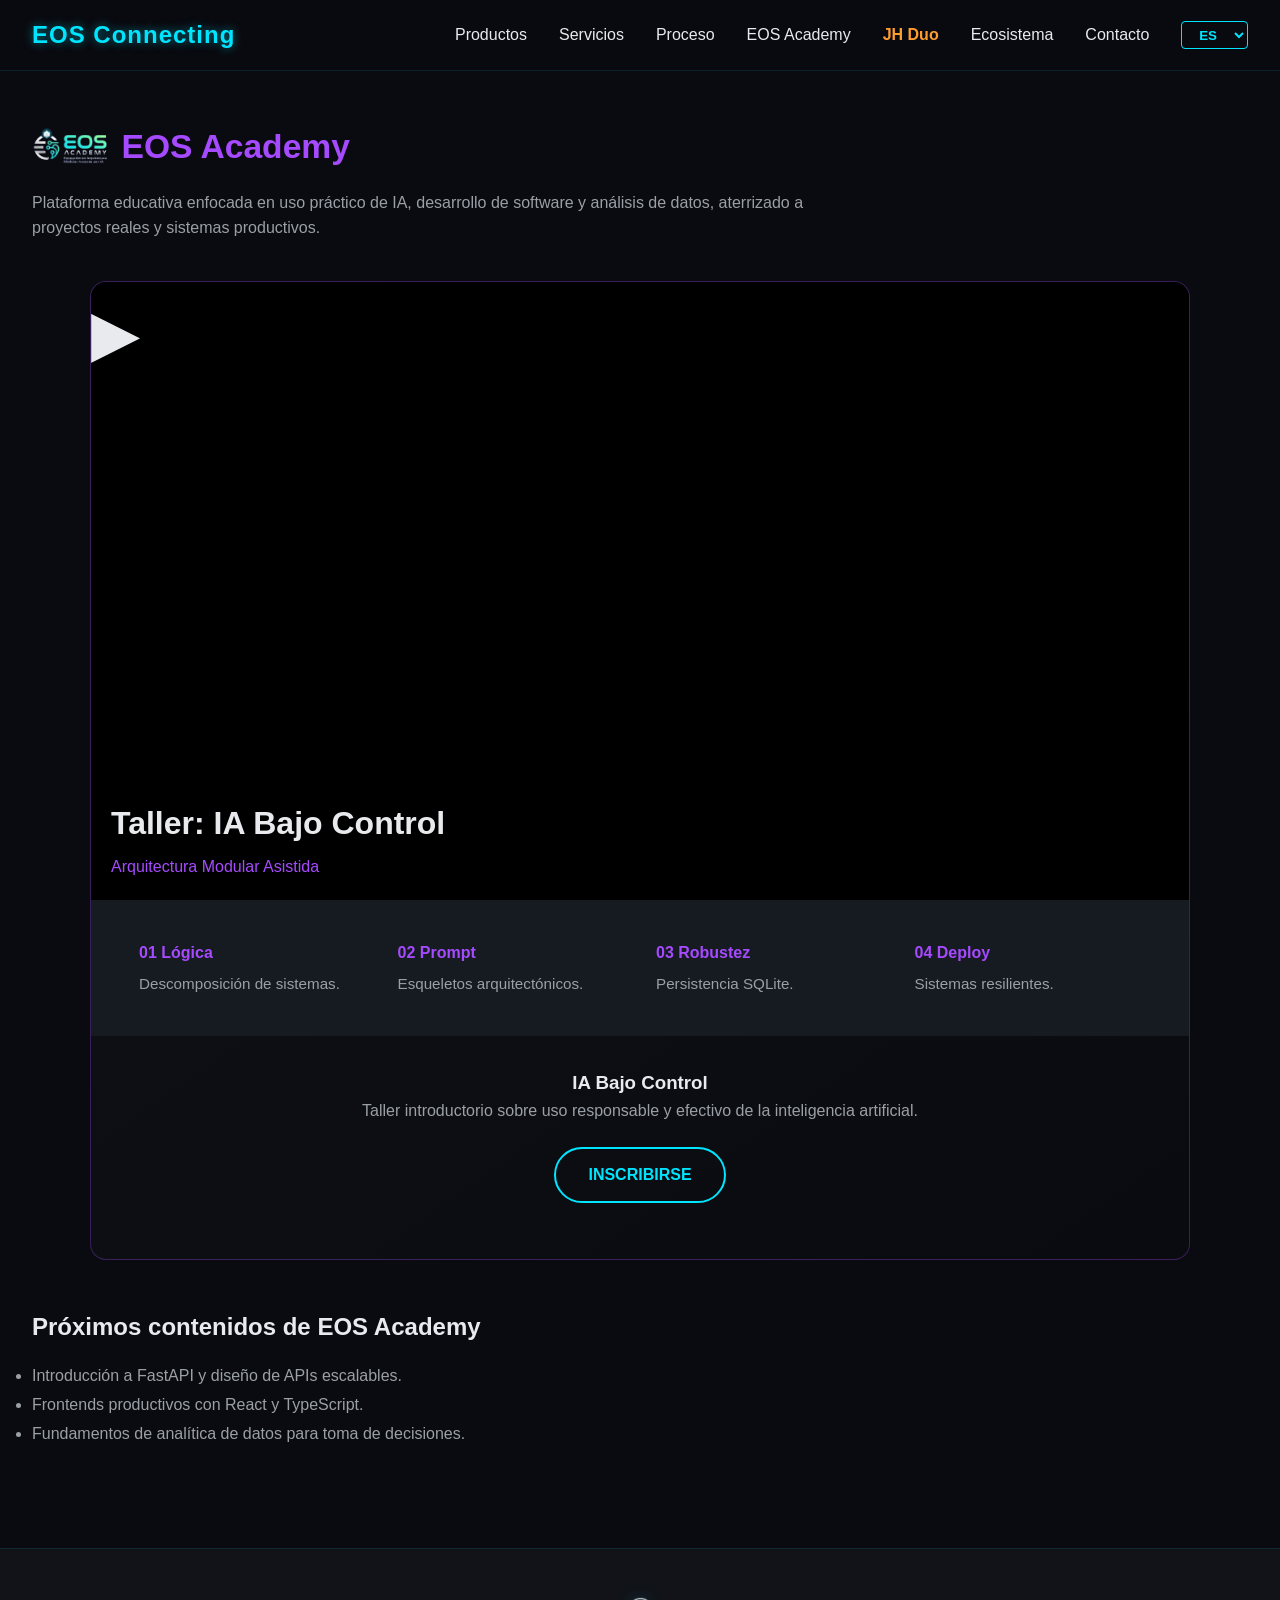
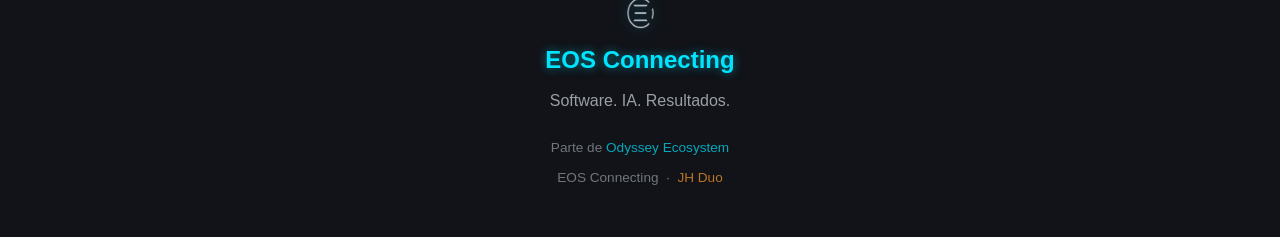
<file: pages/academy.html>
<!DOCTYPE html>
<html lang="es">
<head>
  <meta charset="UTF-8">
  <meta name="viewport" content="width=device-width, initial-scale=1.0, viewport-fit=cover">

  <title>EOS Academy | Formación en IA, software y data · EOS Connecting</title>
  <meta name="description" content="Formación práctica en inteligencia artificial, desarrollo de software y análisis de datos. Taller IA Bajo Control y próximos contenidos.">
  <meta name="author" content="EOS Connecting">
  <meta name="theme-color" content="#0a0b10">
  <meta name="color-scheme" content="dark">

  <link rel="canonical" href="https://eosconnecting.com/pages/academy.html">

  <meta property="og:type" content="website">
  <meta property="og:site_name" content="EOS Connecting">
  <meta property="og:title" content="EOS Academy | Formación en IA, software y data">
  <meta property="og:description" content="Formación práctica en inteligencia artificial, desarrollo de software y análisis de datos.">
  <meta property="og:url" content="https://eosconnecting.com/pages/academy.html">
  <meta property="og:image" content="https://eosconnecting.com/assets/images/Logo-eos-connecting-sf.png">

  <meta name="twitter:card" content="summary_large_image">
  <meta name="twitter:title" content="EOS Academy | EOS Connecting">
  <meta name="twitter:description" content="Formación práctica en IA, desarrollo de software y análisis de datos.">
  <meta name="twitter:image" content="https://eosconnecting.com/assets/images/Logo-eos-connecting-sf.png">

  <link rel="icon" type="image/png" sizes="32x32" href="/favicon-32x32.png">
  <link rel="icon" type="image/png" sizes="16x16" href="/favicon-16x16.png">
  <link rel="shortcut icon" href="/favicon.ico">
  <link rel="apple-touch-icon" sizes="180x180" href="/apple-touch-icon.png">
  <link rel="manifest" href="/site.webmanifest">

  <link rel="stylesheet" href="/css/base.css">
  <link rel="stylesheet" href="/css/layout.css">
  <link rel="stylesheet" href="/css/navbar.css">
  <link rel="stylesheet" href="/css/hero.css">
  <link rel="stylesheet" href="/css/services.css">
  <link rel="stylesheet" href="/css/cards.css">
  <link rel="stylesheet" href="/css/academy.css">
  <link rel="stylesheet" href="/css/ecosystem.css">
  <link rel="stylesheet" href="/css/contact.css">
  <link rel="stylesheet" href="/css/footer.css">
  <link rel="stylesheet" href="/css/animations.css">
  <link rel="stylesheet" href="/css/eos-extras.css">
  <link rel="stylesheet" href="/css/responsive.css">

  <script src="/js/main.js" defer></script>
  <script src="/js/languages.js" defer></script>

  <script type="application/ld+json">
  {
    "@context": "https://schema.org",
    "@type": "Course",
    "name": "IA Bajo Control",
    "description": "Taller introductorio sobre uso responsable y efectivo de la inteligencia artificial aplicada a arquitectura de sistemas.",
    "provider": {
      "@type": "Organization",
      "name": "EOS Connecting",
      "url": "https://eosconnecting.com/"
    },
    "inLanguage": ["es", "en", "de", "pt", "it"]
  }
  </script>
</head>
<body class="page-academy">
  <nav class="navbar">
    <div class="container nav-content">
      <a href="/index.html#home" class="logo-nav">EOS Connecting</a>
      <ul class="nav-links" id="navLinks">
        <li><a href="/index.html#products" class="nav-link" data-i18n="nav.products">Productos</a></li>
        <li><a href="/index.html#services" class="nav-link" data-i18n="nav.services">Servicios</a></li>
        <li><a href="/index.html#process" class="nav-link" data-i18n="nav.process">Proceso</a></li>
        <li><a href="/pages/academy.html" class="nav-link" data-i18n="nav.academy">EOS Academy</a></li>
        <li><a href="/index.html#jhduo" class="nav-link nav-link--jhduo" data-i18n="nav.jhduo">JH Duo</a></li>
        <li><a href="/pages/odyssey.html" class="nav-link" data-i18n="nav.ecosystem">Ecosistema</a></li>
        <li><a href="/index.html#contact" class="nav-link" data-i18n="nav.contact">Contacto</a></li>
        <li>
          <select class="lang-select" id="langSelect">
            <option value="es">ES</option>
            <option value="en">EN</option>
            <option value="de">DE</option>
            <option value="pt">PT</option>
            <option value="it">IT</option>
          </select>
        </li>
      </ul>
      <div class="hamburger" id="hamburger">
        <span></span>
        <span></span>
        <span></span>
      </div>
    </div>
  </nav>

  <main class="section-padding" style="padding-top:120px;">
    <div class="container">
      <!-- Header con logo + nombre -->
      <header style="display:flex; align-items:center; gap:0.75rem; margin-bottom:1rem;">
        <img
          src="/assets/images/academy.png"
          alt="EOS Academy logo"
          style="height:42px; width:auto; object-fit:contain;"
        >
        <h1 style="color:var(--purple); margin:0; font-size:2.1rem;" data-i18n="academy.header.title">
          EOS Academy
        </h1>
      </header>

      <p style="color:var(--text-muted); max-width:800px; margin-bottom:2.5rem;" data-i18n="academy.header.desc">
        Plataforma educativa enfocada en uso práctico de IA, desarrollo de software y análisis de datos,
        aterrizado a proyectos reales y sistemas productivos.
      </p>

      <!-- Bloque de IA Bajo Control, versión amplia -->
      <section style="margin-bottom:3rem;">
        <div class="course-card" style="max-width:1100px; margin:0 auto;">
          <div class="course-video" style="position:relative;">
            <div class="play-button" style="font-size:4rem;">▶</div>
            <div style="position:absolute; bottom:20px; left:20px; text-align:left;">
              <h3 style="font-size:2rem; margin-bottom:0.3rem;" data-i18n="academy.course.overlayTitle">Taller: IA Bajo Control</h3>
              <p style="color:var(--purple); font-size:1rem;" data-i18n="academy.course.overlaySubtitle">Arquitectura Modular Asistida</p>
            </div>
          </div>

          <div style="
            padding:2.5rem 3rem;
            display:grid;
            grid-template-columns:repeat(4, minmax(0, 1fr));
            gap:2rem;
            background:#161b22;
          ">
            <div>
              <h4 style="color:var(--purple); margin-bottom:0.4rem;" data-i18n="academy.course.point1.title">01 Lógica</h4>
              <p style="font-size:0.95rem; color:var(--text-muted);" data-i18n="academy.course.point1.desc">
                Descomposición de sistemas y flujos críticos.
              </p>
            </div>
            <div>
              <h4 style="color:var(--purple); margin-bottom:0.4rem;" data-i18n="academy.course.point2.title">02 Prompt</h4>
              <p style="font-size:0.95rem; color:var(--text-muted);" data-i18n="academy.course.point2.desc">
                Esqueletos arquitectónicos y diseño guiado por IA.
              </p>
            </div>
            <div>
              <h4 style="color:var(--purple); margin-bottom:0.4rem;" data-i18n="academy.course.point3.title">03 Robustez</h4>
              <p style="font-size:0.95rem; color:var(--text-muted);" data-i18n="academy.course.point3.desc">
                Persistencia, manejo de errores y SQLite en serio.
              </p>
            </div>
            <div>
              <h4 style="color:var(--purple); margin-bottom:0.4rem;" data-i18n="academy.course.point4.title">04 Deploy</h4>
              <p style="font-size:0.95rem; color:var(--text-muted);" data-i18n="academy.course.point4.desc">
                Sistemas resilientes en producción con métricas.
              </p>
            </div>
          </div>

          <!-- Segundo título + descripción centrados -->
          <h3 style="margin-top:2rem; text-align:center;" data-i18n="academy.course.title">IA Bajo Control</h3>
          <p style="color:var(--text-muted); max-width:800px; margin:0 auto 1.5rem; text-align:center;" data-i18n="academy.course.desc">
            Taller introductorio sobre uso responsable y efectivo de la inteligencia artificial
            aplicada a arquitectura de sistemas.
          </p>

          <!-- Botón INSCRIBIRSE centrado -->
          <div style="text-align:center; margin-bottom:2rem;">
            <a
              href="https://docs.google.com/forms/d/e/1FAIpQLSdQnC0hpRLhFSZ6emRZS_tcy0cYg1B5hgYDEaRd0wEigepOcw/viewform?usp=dialog"
              class="course-cta"
              target="_blank"
              rel="noopener noreferrer"
              data-i18n="academy.course.cta"
            >
              INSCRIBIRSE
            </a>
          </div>
        </div>
      </section>

      <section>
        <h2 style="margin-bottom:1rem;" data-i18n="academy.future.title">Próximos contenidos de EOS Academy</h2>
        <ul style="color:var(--text-muted); max-width:800px; line-height:1.8;">
          <li data-i18n="academy.future.item1">Introducción a FastAPI y diseño de APIs escalables.</li>
          <li data-i18n="academy.future.item2">Frontends productivos con React y TypeScript.</li>
          <li data-i18n="academy.future.item3">Fundamentos de analítica de datos para toma de decisiones.</li>
        </ul>
      </section>
    </div>
  </main>

  <footer>
    <div class="container">
      <div class="footer-logo">
        <img src="/assets/images/Logo-eos-connecting-sf.png" alt="EOS Connecting Logo">
      </div>
      <h3 data-i18n="footer.title">EOS Connecting</h3>
      <p data-i18n="footer.tagline">Software. IA. Resultados.</p>
      <p class="copyright">
        <span data-i18n="footer.ecosystem">Parte de</span> <a href="https://odecosys.com" target="_blank" rel="noopener noreferrer" style="color:var(--cyan);text-decoration:none;">Odyssey Ecosystem</a>
      </p>
      <p class="copyright" style="margin-top:0.5rem;">
        <a href="/" style="color:inherit;text-decoration:none;">EOS Connecting</a>
        &nbsp;·&nbsp;
        <a href="https://www.jhduo.com" target="_blank" rel="noopener noreferrer" style="color:var(--jh-orange-2);text-decoration:none;">JH Duo</a>
      </p>
    </div>
  </footer>
</body>
</html>
</file>
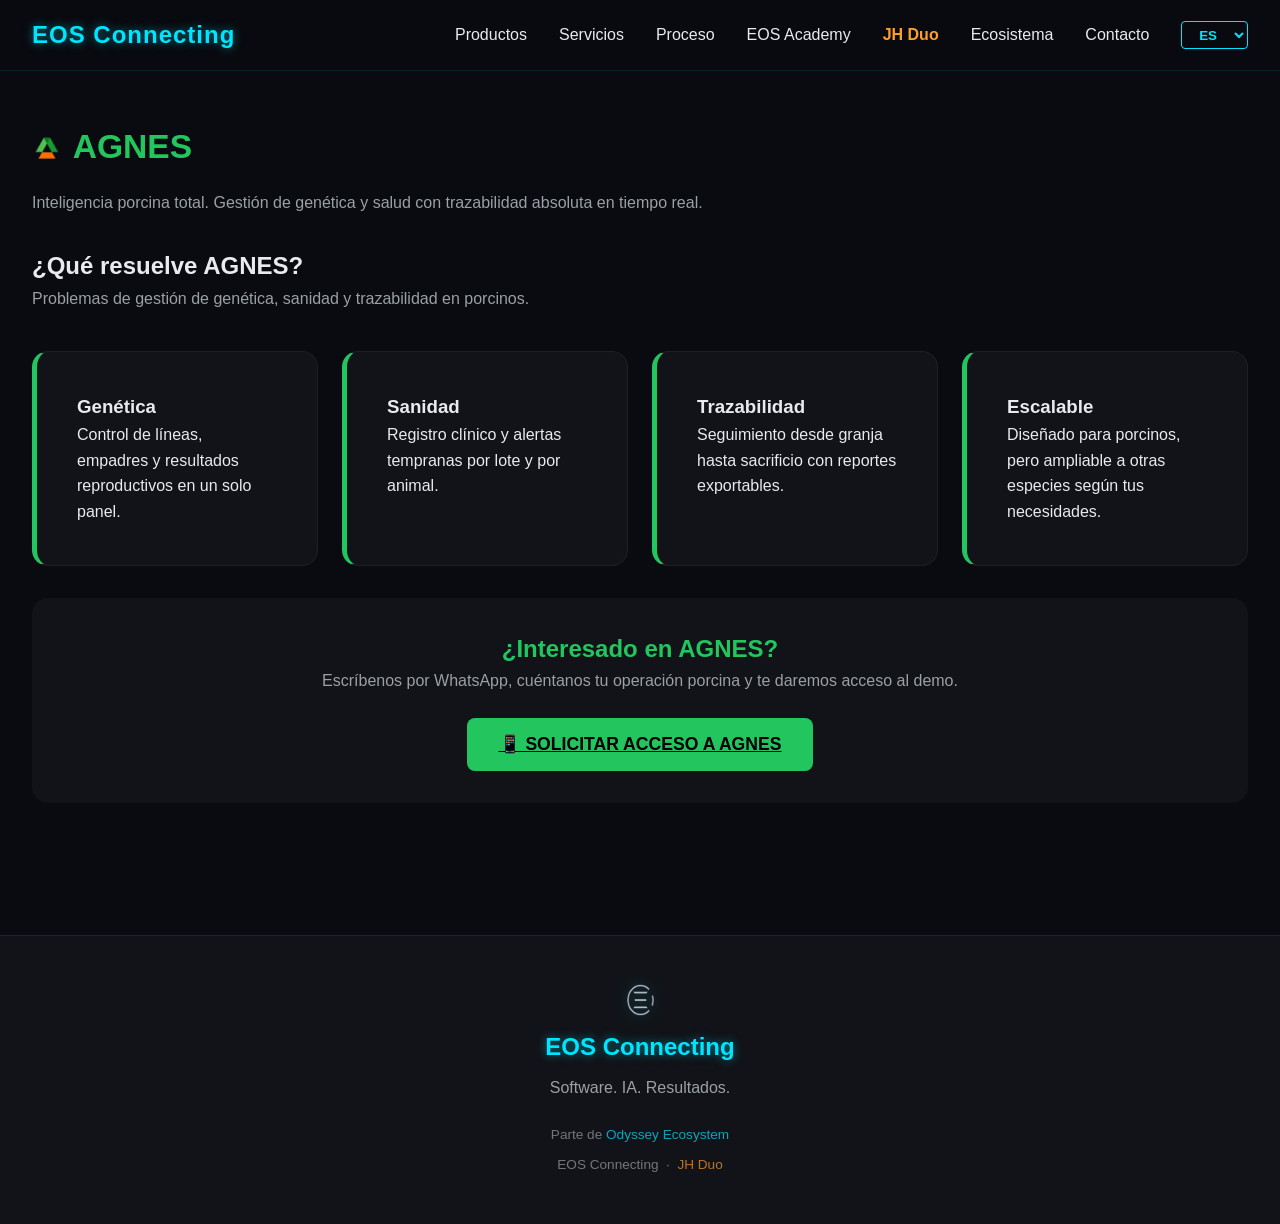
<file: pages/agnes.html>
<!DOCTYPE html>
<html lang="es">
<head>
  <meta charset="UTF-8">
  <meta name="viewport" content="width=device-width, initial-scale=1.0, viewport-fit=cover">

  <title>AGNES | Gestión porcina: genética, sanidad y trazabilidad · EOS Connecting</title>
  <meta name="description" content="SaaS de gestión porcina en validación de campo. Control de genética, sanidad y trazabilidad en tiempo real. Solicita acceso al programa piloto.">
  <meta name="author" content="EOS Connecting">
  <meta name="theme-color" content="#0a0b10">
  <meta name="color-scheme" content="dark">

  <link rel="canonical" href="https://eosconnecting.com/pages/agnes.html">

  <meta property="og:type" content="website">
  <meta property="og:site_name" content="EOS Connecting">
  <meta property="og:title" content="AGNES | Gestión porcina">
  <meta property="og:description" content="SaaS de gestión porcina en validación. Genética, sanidad y trazabilidad en tiempo real.">
  <meta property="og:url" content="https://eosconnecting.com/pages/agnes.html">
  <meta property="og:image" content="https://eosconnecting.com/assets/images/Logo-eos-connecting-sf.png">

  <meta name="twitter:card" content="summary_large_image">
  <meta name="twitter:title" content="AGNES | EOS Connecting">
  <meta name="twitter:description" content="SaaS de gestión porcina en validación. Genética, sanidad y trazabilidad.">
  <meta name="twitter:image" content="https://eosconnecting.com/assets/images/Logo-eos-connecting-sf.png">

  <link rel="icon" type="image/png" sizes="32x32" href="/favicon-32x32.png">
  <link rel="icon" type="image/png" sizes="16x16" href="/favicon-16x16.png">
  <link rel="shortcut icon" href="/favicon.ico">
  <link rel="apple-touch-icon" sizes="180x180" href="/apple-touch-icon.png">
  <link rel="manifest" href="/site.webmanifest">

  <link rel="stylesheet" href="/css/base.css">
  <link rel="stylesheet" href="/css/layout.css">
  <link rel="stylesheet" href="/css/navbar.css">
  <link rel="stylesheet" href="/css/hero.css">
  <link rel="stylesheet" href="/css/services.css">
  <link rel="stylesheet" href="/css/cards.css">
  <link rel="stylesheet" href="/css/academy.css">
  <link rel="stylesheet" href="/css/ecosystem.css">
  <link rel="stylesheet" href="/css/contact.css">
  <link rel="stylesheet" href="/css/footer.css">
  <link rel="stylesheet" href="/css/animations.css">
  <link rel="stylesheet" href="/css/eos-extras.css">
  <link rel="stylesheet" href="/css/responsive.css">

  <script src="/js/main.js" defer></script>
  <script src="/js/languages.js" defer></script>

  <script type="application/ld+json">
  {
    "@context": "https://schema.org",
    "@type": "SoftwareApplication",
    "name": "AGNES",
    "applicationCategory": "BusinessApplication",
    "operatingSystem": "Web",
    "description": "SaaS de gestión porcina: genética, sanidad y trazabilidad en tiempo real.",
    "url": "https://eosconnecting.com/pages/agnes.html",
    "author": {
      "@type": "Organization",
      "name": "EOS Connecting",
      "url": "https://eosconnecting.com/"
    }
  }
  </script>
</head>
<body>
  <!-- Navbar igual que en el home -->
  <nav class="navbar">
    <div class="container nav-content">
      <a href="/index.html#home" class="logo-nav">EOS Connecting</a>
      <ul class="nav-links" id="navLinks">
        <li><a href="/index.html#products" class="nav-link" data-i18n="nav.products">Productos</a></li>
        <li><a href="/index.html#services" class="nav-link" data-i18n="nav.services">Servicios</a></li>
        <li><a href="/index.html#process" class="nav-link" data-i18n="nav.process">Proceso</a></li>
        <li><a href="/pages/academy.html" class="nav-link" data-i18n="nav.academy">EOS Academy</a></li>
        <li><a href="/index.html#jhduo" class="nav-link nav-link--jhduo" data-i18n="nav.jhduo">JH Duo</a></li>
        <li><a href="/pages/odyssey.html" class="nav-link" data-i18n="nav.ecosystem">Ecosistema</a></li>
        <li><a href="/index.html#contact" class="nav-link" data-i18n="nav.contact">Contacto</a></li>
        <li>
          <select class="lang-select" id="langSelect">
            <option value="es">ES</option>
            <option value="en">EN</option>
            <option value="de">DE</option>
            <option value="pt">PT</option>
            <option value="it">IT</option>
          </select>
        </li>
      </ul>
      <div class="hamburger" id="hamburger">
        <span></span>
        <span></span>
        <span></span>
      </div>
    </div>
  </nav>

  <!-- Contenido AGNES -->
  <main class="section-padding" style="padding-top:120px;">
    <div class="container">
      <!-- Header con logo + nombre -->
      <header style="display:flex; align-items:center; gap:0.75rem; margin-bottom:1rem;">
        <img
          src="/assets/images/agnes-logo.png"
          alt="AGNES logo"
          style="height:42px; width:auto; object-fit:contain;"
        >
        <h1 style="color:var(--agnes-green); margin:0; font-size:2.1rem;" data-i18n="agnes.title">
          AGNES
        </h1>
      </header>

      <p style="color:var(--text-muted); max-width:700px; margin-bottom:2rem;" data-i18n="agnes.subtitle">
        Inteligencia porcina total. Gestión de genética y salud con trazabilidad absoluta en tiempo real.
      </p>

      <section style="margin-bottom:2.5rem;">
        <h2 data-i18n="agnes.section1.title">¿Qué resuelve AGNES?</h2>
        <p style="color:var(--text-muted); max-width:800px;" data-i18n="agnes.section1.desc">
          Problemas de gestión de genética, sanidad y trazabilidad en porcinos que AGNES ayuda a resolver.
        </p>
      </section>

      <section style="display:grid; gap:1.5rem; grid-template-columns:repeat(auto-fit,minmax(260px,1fr)); margin-bottom: 2rem;">
        <div class="card agnes-card">
          <h3 data-i18n="agnes.card1.title">Genética</h3>
          <p data-i18n="agnes.card1.desc">Control de líneas, empadres y resultados reproductivos en un solo panel.</p>
        </div>
        <div class="card agnes-card">
          <h3 data-i18n="agnes.card2.title">Sanidad</h3>
          <p data-i18n="agnes.card2.desc">Registro clínico y alertas tempranas por lote y por animal.</p>
        </div>
        <div class="card agnes-card">
          <h3 data-i18n="agnes.card3.title">Trazabilidad</h3>
          <p data-i18n="agnes.card3.desc">Seguimiento desde la granja hasta el sacrificio con reportes exportables.</p>
        </div>
        <div class="card agnes-card">
          <h3 data-i18n="agnes.card4.title">Escalable</h3>
          <p data-i18n="agnes.card4.desc">Diseñado para porcinos, pero ampliable a otras especies según tus necesidades.</p>
        </div>
      </section>

      <!-- SECCIÓN: SOLICITAR ACCESO POR WHATSAPP -->
      <section style="margin-bottom: 2rem; padding: 2rem; background: var(--dark-card); border-radius: 16px; text-align: center;">
        <h2 style="color: var(--agnes-green);" data-i18n="agnes.whatsapp.section.title">¿Interesado en AGNES?</h2>
        <p style="color: var(--text-muted); margin-bottom: 1.5rem;" data-i18n="agnes.whatsapp.section.desc">
          Escríbenos por WhatsApp, cuéntanos tu operación porcina y te daremos acceso al demo.
        </p>
        <a href="https://wa.me/584121590957?text=Hola%2C%20estoy%20interesado%20en%20conocer%20AGNES%20para%20mi%20operación%20porcina.%20Por%20favor%2C%20quiero%20solicitar%20acceso%20al%20demo." 
           class="btn btn-cyan" 
           style="background: var(--agnes-green); border-color: var(--agnes-green); display: inline-block; font-size: 1.1rem; padding: 0.8rem 2rem;"
           target="_blank"
           data-i18n="agnes.whatsapp.button">
          📱 Solicitar acceso a AGNES
        </a>
      </section>
    </div>
  </main>

  <!-- Footer igual que en el home -->
  <footer>
    <div class="container">
      <div class="footer-logo">
        <img src="/assets/images/Logo-eos-connecting-sf.png" alt="EOS Connecting Logo">
      </div>
      <h3 data-i18n="footer.title">EOS Connecting</h3>
      <p data-i18n="footer.tagline">Software. IA. Resultados.</p>
      <p class="copyright">
        <span data-i18n="footer.ecosystem">Parte de</span> <a href="https://odecosys.com" target="_blank" rel="noopener noreferrer" style="color:var(--cyan);text-decoration:none;">Odyssey Ecosystem</a>
      </p>
      <p class="copyright" style="margin-top:0.5rem;">
        <a href="/" style="color:inherit;text-decoration:none;">EOS Connecting</a>
        &nbsp;·&nbsp;
        <a href="https://www.jhduo.com" target="_blank" rel="noopener noreferrer" style="color:var(--jh-orange-2);text-decoration:none;">JH Duo</a>
      </p>
    </div>
  </footer>
</body>
</html>
</file>
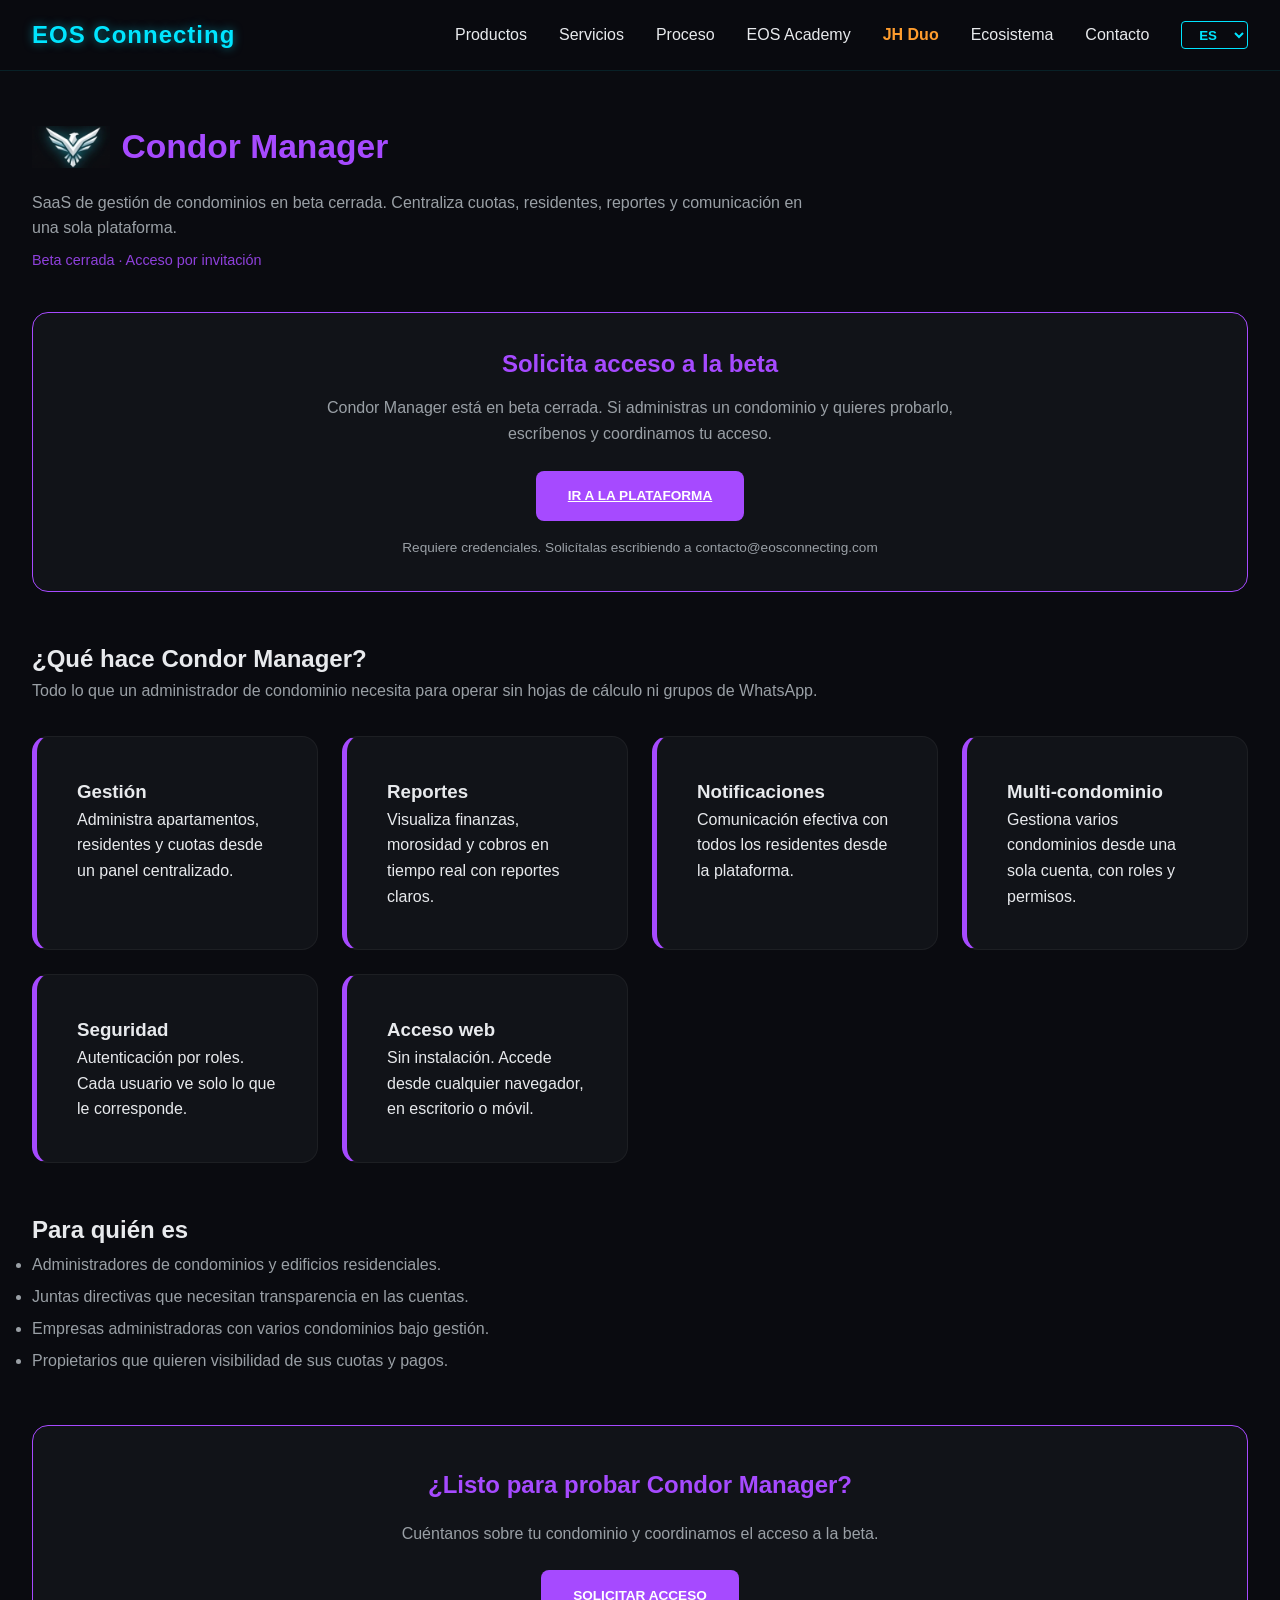
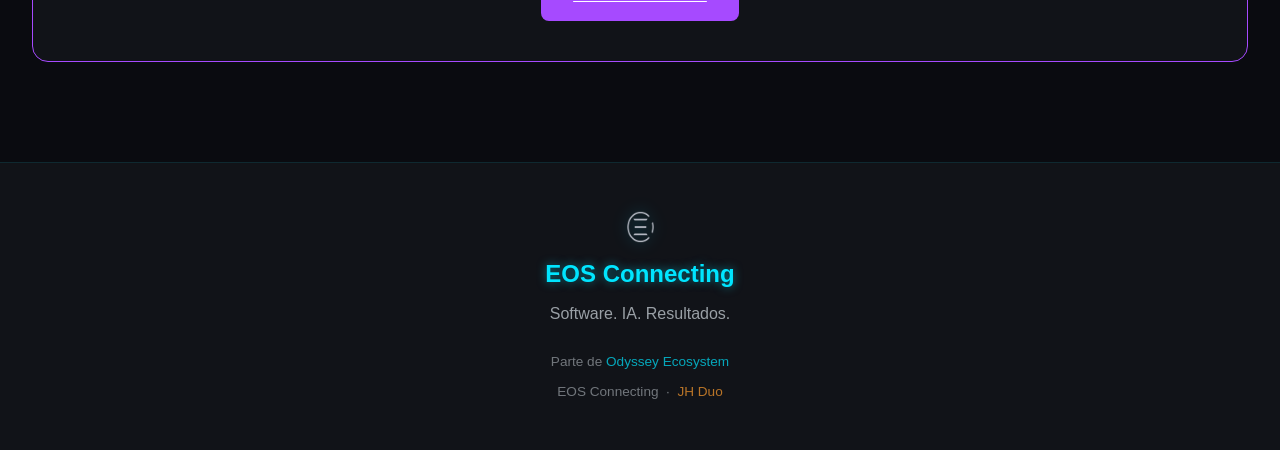
<file: pages/condor-manage.html>
<!DOCTYPE html>
<html lang="es">
<head>
  <meta charset="UTF-8">
  <meta name="viewport" content="width=device-width, initial-scale=1.0, viewport-fit=cover">

  <title>Condor Manager | SaaS de gestión de condominios · EOS Connecting</title>
  <meta name="description" content="SaaS de gestión de condominios en beta cerrada. Centraliza cuotas, incidencias, reservas y comunicación. Solicita acceso a la beta.">
  <meta name="theme-color" content="#0a0b10">
  <link rel="canonical" href="https://eosconnecting.com/pages/condor-manage.html">

  <meta property="og:type" content="website">
  <meta property="og:title" content="Condor Manager | EOS Connecting">
  <meta property="og:description" content="SaaS de gestión de condominios en beta cerrada. Solicita acceso.">
  <meta property="og:url" content="https://eosconnecting.com/pages/condor-manage.html">
  <meta property="og:image" content="https://eosconnecting.com/assets/images/Logo-eos-connecting-sf.png">

  <link rel="icon" type="image/png" sizes="32x32" href="/favicon-32x32.png">
  <link rel="icon" type="image/png" sizes="16x16" href="/favicon-16x16.png">
  <link rel="shortcut icon" href="/favicon.ico">
  <link rel="apple-touch-icon" sizes="180x180" href="/apple-touch-icon.png">
  <link rel="manifest" href="/site.webmanifest">

  <link rel="stylesheet" href="/css/base.css">
  <link rel="stylesheet" href="/css/layout.css">
  <link rel="stylesheet" href="/css/navbar.css">
  <link rel="stylesheet" href="/css/hero.css">
  <link rel="stylesheet" href="/css/services.css">
  <link rel="stylesheet" href="/css/cards.css">
  <link rel="stylesheet" href="/css/academy.css">
  <link rel="stylesheet" href="/css/ecosystem.css">
  <link rel="stylesheet" href="/css/contact.css">
  <link rel="stylesheet" href="/css/footer.css">
  <link rel="stylesheet" href="/css/animations.css">
  <link rel="stylesheet" href="/css/eos-extras.css">
  <link rel="stylesheet" href="/css/responsive.css">

  <script src="/js/main.js" defer></script>
  <script src="/js/languages.js" defer></script>
</head>
<body class="page-condor">
  <nav class="navbar">
    <div class="container nav-content">
      <a href="/index.html#home" class="logo-nav">EOS Connecting</a>
      <ul class="nav-links" id="navLinks">
        <li><a href="/index.html#products" class="nav-link" data-i18n="nav.products">Productos</a></li>
        <li><a href="/index.html#services" class="nav-link" data-i18n="nav.services">Servicios</a></li>
        <li><a href="/index.html#process" class="nav-link" data-i18n="nav.process">Proceso</a></li>
        <li><a href="/pages/academy.html" class="nav-link" data-i18n="nav.academy">EOS Academy</a></li>
        <li><a href="/index.html#jhduo" class="nav-link nav-link--jhduo" data-i18n="nav.jhduo">JH Duo</a></li>
        <li><a href="/pages/odyssey.html" class="nav-link" data-i18n="nav.ecosystem">Ecosistema</a></li>
        <li><a href="/index.html#contact" class="nav-link" data-i18n="nav.contact">Contacto</a></li>
        <li>
          <select class="lang-select" id="langSelect">
            <option value="es">ES</option>
            <option value="en">EN</option>
            <option value="de">DE</option>
            <option value="pt">PT</option>
            <option value="it">IT</option>
          </select>
        </li>
      </ul>
      <div class="hamburger" id="hamburger">
        <span></span>
        <span></span>
        <span></span>
      </div>
    </div>
  </nav>

  <main class="section-padding" style="padding-top:120px;">
    <div class="container">
      <header style="display:flex; align-items:center; gap:0.75rem; margin-bottom:1rem;">
        <img
          src="/assets/images/condor-manage-logo.png"
          alt="Condor Manager logo"
          style="height:42px; width:auto; object-fit:contain;"
        >
        <h1 style="color:var(--condor-purple); margin:0; font-size:2.1rem;" data-i18n="condor.title">
          Condor Manager
        </h1>
      </header>

      <p style="color:var(--text-muted); max-width:800px; margin-bottom:0.5rem;" data-i18n="condor.subtitle">
        SaaS de gestión de condominios en beta cerrada. Centraliza cuotas, residentes, reportes y comunicación
        en una sola plataforma.
      </p>
      <p style="color:var(--condor-purple); max-width:800px; margin-bottom:2.5rem; font-size:0.9rem; opacity:0.85;" data-i18n="condor.badge">
        Beta cerrada · Acceso por invitación
      </p>

      <!-- CTA de acceso a la beta -->
      <section id="beta" style="margin-bottom:3rem; padding:2rem; background:var(--dark-card); border-radius:16px; border:1px solid var(--condor-purple); text-align:center;">
        <h2 style="color:var(--condor-purple); margin-bottom:0.75rem;" data-i18n="condor.beta.title">Solicita acceso a la beta</h2>
        <p style="color:var(--text-muted); max-width:680px; margin:0 auto 1.5rem;" data-i18n="condor.beta.desc">
          Condor Manager está en beta cerrada. Si administras un condominio y quieres probarlo,
          escríbenos y coordinamos tu acceso.
        </p>
        <a
          href="https://condormanage-dpx7.vercel.app/es/dashboard/admin"
          class="btn btn-cyan"
          style="background:var(--condor-purple); color:#fff; display:inline-block; padding:0.9rem 2rem;"
          target="_blank"
          rel="noopener noreferrer"
          data-i18n="condor.beta.cta"
        >
          Ir a la plataforma
        </a>
        <p style="color:var(--text-muted); font-size:0.85rem; margin-top:1rem;" data-i18n="condor.beta.note">
          Requiere credenciales. Solicítalas escribiendo a contacto@eosconnecting.com
        </p>
      </section>

      <!-- Features -->
      <section id="features" style="margin-bottom:3rem;">
        <h2 data-i18n="condor.features.title">¿Qué hace Condor Manager?</h2>
        <p style="color:var(--text-muted); max-width:800px; margin-bottom:2rem;" data-i18n="condor.features.desc">
          Todo lo que un administrador de condominio necesita para operar sin hojas de cálculo ni grupos de WhatsApp.
        </p>

        <div style="display:grid; gap:1.5rem; grid-template-columns:repeat(auto-fit,minmax(260px,1fr));">
          <div class="card condor-card">
            <h3 data-i18n="condor.card1.title">Gestión</h3>
            <p data-i18n="condor.card1.desc">Administra apartamentos, residentes y cuotas desde un panel centralizado.</p>
          </div>
          <div class="card condor-card">
            <h3 data-i18n="condor.card2.title">Reportes</h3>
            <p data-i18n="condor.card2.desc">Visualiza finanzas, morosidad y cobros en tiempo real con reportes claros.</p>
          </div>
          <div class="card condor-card">
            <h3 data-i18n="condor.card3.title">Notificaciones</h3>
            <p data-i18n="condor.card3.desc">Comunicación efectiva con todos los residentes desde la plataforma.</p>
          </div>
          <div class="card condor-card">
            <h3 data-i18n="condor.card4.title">Multi-condominio</h3>
            <p data-i18n="condor.card4.desc">Gestiona varios condominios desde una sola cuenta, con roles y permisos.</p>
          </div>
          <div class="card condor-card">
            <h3 data-i18n="condor.card5.title">Seguridad</h3>
            <p data-i18n="condor.card5.desc">Autenticación por roles. Cada usuario ve solo lo que le corresponde.</p>
          </div>
          <div class="card condor-card">
            <h3 data-i18n="condor.card6.title">Acceso web</h3>
            <p data-i18n="condor.card6.desc">Sin instalación. Accede desde cualquier navegador, en escritorio o móvil.</p>
          </div>
        </div>
      </section>

      <!-- Para quién -->
      <section style="margin-bottom:3rem;">
        <h2 data-i18n="condor.audience.title">Para quién es</h2>
        <ul style="color:var(--text-muted); max-width:800px; line-height:2;">
          <li data-i18n="condor.audience.item1">Administradores de condominios y edificios residenciales.</li>
          <li data-i18n="condor.audience.item2">Juntas directivas que necesitan transparencia en las cuentas.</li>
          <li data-i18n="condor.audience.item3">Empresas administradoras con varios condominios bajo gestión.</li>
          <li data-i18n="condor.audience.item4">Propietarios que quieren visibilidad de sus cuotas y pagos.</li>
        </ul>
      </section>

      <!-- CTA final -->
      <section style="text-align:center; padding:2.5rem 1rem; background:var(--dark-card); border-radius:16px; border:1px solid var(--condor-purple);">
        <h2 style="color:var(--condor-purple); margin-bottom:1rem;" data-i18n="condor.cta.title">¿Listo para probar Condor Manager?</h2>
        <p style="color:var(--text-muted); max-width:680px; margin:0 auto 1.5rem;" data-i18n="condor.cta.desc">
          Cuéntanos sobre tu condominio y coordinamos el acceso a la beta.
        </p>
        <a href="/index.html#contact" class="btn btn-cyan" style="background:var(--condor-purple); color:#fff; display:inline-block; padding:0.9rem 2rem;" data-i18n="condor.cta.button">
          Solicitar acceso
        </a>
      </section>
    </div>
  </main>

  <footer>
    <div class="container">
      <div class="footer-logo">
        <img src="/assets/images/Logo-eos-connecting-sf.png" alt="EOS Connecting Logo">
      </div>
      <h3 data-i18n="footer.title">EOS Connecting</h3>
      <p data-i18n="footer.tagline">Software. IA. Resultados.</p>
      <p class="copyright">
        <span data-i18n="footer.ecosystem">Parte de</span> <a href="https://odecosys.com" target="_blank" rel="noopener noreferrer" style="color:var(--cyan);text-decoration:none;">Odyssey Ecosystem</a>
      </p>
      <p class="copyright" style="margin-top:0.5rem;">
        <a href="/" style="color:inherit;text-decoration:none;">EOS Connecting</a>
        &nbsp;·&nbsp;
        <a href="https://www.jhduo.com" target="_blank" rel="noopener noreferrer" style="color:var(--jh-orange-2);text-decoration:none;">JH Duo</a>
      </p>
    </div>
  </footer>
</body>
</html>
</file>
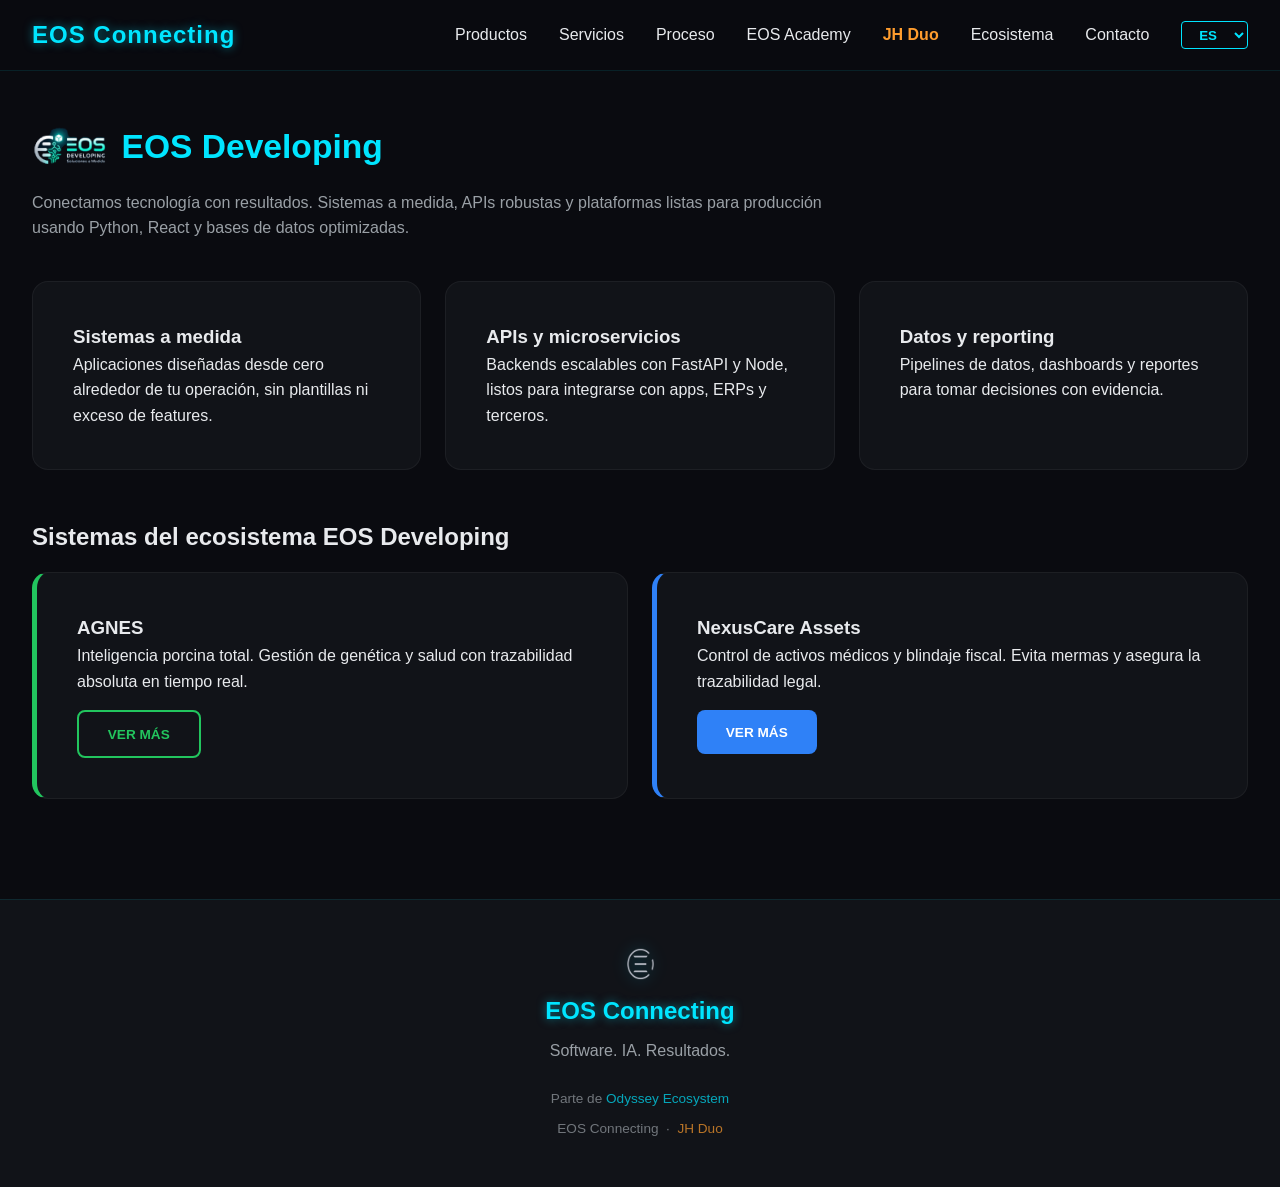
<file: pages/developing.html>
<!DOCTYPE html>
<html lang="es">
<head>
  <meta charset="UTF-8">
  <meta name="viewport" content="width=device-width, initial-scale=1.0, viewport-fit=cover">

  <title>EOS Developing | Sistemas a medida y APIs · EOS Connecting</title>
  <meta name="description" content="Sistemas a medida, APIs robustas y plataformas listas para producción con Python, React y bases de datos optimizadas.">
  <meta name="author" content="EOS Connecting">
  <meta name="theme-color" content="#0a0b10">
  <meta name="color-scheme" content="dark">

  <link rel="canonical" href="https://eosconnecting.com/pages/developing.html">

  <meta property="og:type" content="website">
  <meta property="og:site_name" content="EOS Connecting">
  <meta property="og:title" content="EOS Developing | Sistemas a medida y APIs">
  <meta property="og:description" content="Sistemas a medida, APIs robustas y plataformas listas para producción.">
  <meta property="og:url" content="https://eosconnecting.com/pages/developing.html">
  <meta property="og:image" content="https://eosconnecting.com/assets/images/Logo-eos-connecting-sf.png">

  <meta name="twitter:card" content="summary_large_image">
  <meta name="twitter:title" content="EOS Developing | EOS Connecting">
  <meta name="twitter:description" content="Sistemas a medida, APIs robustas y plataformas listas para producción.">
  <meta name="twitter:image" content="https://eosconnecting.com/assets/images/Logo-eos-connecting-sf.png">

  <link rel="icon" type="image/png" sizes="32x32" href="/favicon-32x32.png">
  <link rel="icon" type="image/png" sizes="16x16" href="/favicon-16x16.png">
  <link rel="shortcut icon" href="/favicon.ico">
  <link rel="apple-touch-icon" sizes="180x180" href="/apple-touch-icon.png">
  <link rel="manifest" href="/site.webmanifest">

  <link rel="stylesheet" href="/css/base.css">
  <link rel="stylesheet" href="/css/layout.css">
  <link rel="stylesheet" href="/css/navbar.css">
  <link rel="stylesheet" href="/css/hero.css">
  <link rel="stylesheet" href="/css/services.css">
  <link rel="stylesheet" href="/css/cards.css">
  <link rel="stylesheet" href="/css/academy.css">
  <link rel="stylesheet" href="/css/ecosystem.css">
  <link rel="stylesheet" href="/css/contact.css">
  <link rel="stylesheet" href="/css/footer.css">
  <link rel="stylesheet" href="/css/animations.css">
  <link rel="stylesheet" href="/css/eos-extras.css">
  <link rel="stylesheet" href="/css/responsive.css">

  <script src="/js/main.js" defer></script>
  <script src="/js/languages.js" defer></script>
</head>
<body class="page-developing">
  <nav class="navbar">
    <div class="container nav-content">
      <a href="/index.html#home" class="logo-nav">EOS Connecting</a>
      <ul class="nav-links" id="navLinks">
        <li><a href="/index.html#products" class="nav-link" data-i18n="nav.products">Productos</a></li>
        <li><a href="/index.html#services" class="nav-link" data-i18n="nav.services">Servicios</a></li>
        <li><a href="/index.html#process" class="nav-link" data-i18n="nav.process">Proceso</a></li>
        <li><a href="/pages/academy.html" class="nav-link" data-i18n="nav.academy">EOS Academy</a></li>
        <li><a href="/index.html#jhduo" class="nav-link nav-link--jhduo" data-i18n="nav.jhduo">JH Duo</a></li>
        <li><a href="/pages/odyssey.html" class="nav-link" data-i18n="nav.ecosystem">Ecosistema</a></li>
        <li><a href="/index.html#contact" class="nav-link" data-i18n="nav.contact">Contacto</a></li>
        <li>
          <select class="lang-select" id="langSelect">
            <option value="es">ES</option>
            <option value="en">EN</option>
            <option value="de">DE</option>
            <option value="pt">PT</option>
            <option value="it">IT</option>
          </select>
        </li>
      </ul>
      <div class="hamburger" id="hamburger">
        <span></span>
        <span></span>
        <span></span>
      </div>
    </div>
  </nav>

  <main class="section-padding" style="padding-top:120px;">
    <div class="container">
      <!-- Header con logo + nombre -->
      <header style="display:flex; align-items:center; gap:0.75rem; margin-bottom:1rem;">
        <img
          src="/assets/images/developing.png"
          alt="EOS Developing logo"
          style="height:42px; width:auto; object-fit:contain;"
        >
        <h1 style="color:var(--cyan); margin:0; font-size:2.1rem;" data-i18n="developing.title">
          EOS Developing
        </h1>
      </header>

      <p style="color:var(--text-muted); max-width:800px; margin-bottom:2.5rem;" data-i18n="developing.subtitle">
        Conectamos tecnología con resultados. Sistemas a medida, APIs robustas y plataformas
        listas para producción usando Python, React y bases de datos optimizadas.
      </p>

      <section style="display:grid; gap:1.5rem; grid-template-columns:repeat(auto-fit,minmax(260px,1fr)); margin-bottom:3rem;">
        <div class="card">
          <h3 data-i18n="developing.card1.title">Sistemas a medida</h3>
          <p data-i18n="developing.card1.desc">Aplicaciones diseñadas desde cero alrededor de tu operación, sin plantillas ni exceso de features.</p>
        </div>
        <div class="card">
          <h3 data-i18n="developing.card2.title">APIs y microservicios</h3>
          <p data-i18n="developing.card2.desc">Backends escalables con FastAPI y Node, listos para integrarse con apps, ERPs y terceros.</p>
        </div>
        <div class="card">
          <h3 data-i18n="developing.card3.title">Datos y reporting</h3>
          <p data-i18n="developing.card3.desc">Pipelines de datos, dashboards y reportes para tomar decisiones con evidencia.</p>
        </div>
      </section>

      <section>
        <h2 style="margin-bottom:1rem;" data-i18n="developing.section.title">Sistemas del ecosistema EOS Developing</h2>
        <div style="display:grid; gap:1.5rem; grid-template-columns:repeat(auto-fit,minmax(260px,1fr));">
          <div class="card agnes-card">
            <h3 data-i18n="products.agnes.title">AGNES</h3>
            <p data-i18n="products.agnes.desc">Inteligencia porcina total: genética, sanidad y trazabilidad en una sola plataforma.</p>
            <button class="btn btn-outline" style="margin-top:1rem;" onclick="window.location.href='/pages/agnes.html';" data-i18n="products.agnes.cta">
              Ver AGNES
            </button>
          </div>
          <div class="card nexus-card">
            <h3 data-i18n="products.nexus.title">NexusCare Assets</h3>
            <p data-i18n="products.nexus.desc">Control de activos médicos, auditoría y blindaje fiscal para clínicas y hospitales.</p>
            <button class="btn btn-cyan" style="margin-top:1rem;" onclick="window.location.href='/pages/nexuscare.html';" data-i18n="products.nexus.cta.main">
              Ver NexusCare
            </button>
          </div>
        </div>
      </section>
    </div>
  </main>

  <footer>
    <div class="container">
      <div class="footer-logo">
        <img src="/assets/images/Logo-eos-connecting-sf.png" alt="EOS Connecting Logo">
      </div>
      <h3 data-i18n="footer.title">EOS Connecting</h3>
      <p data-i18n="footer.tagline">Software. IA. Resultados.</p>
      <p class="copyright">
        <span data-i18n="footer.ecosystem">Parte de</span> <a href="https://odecosys.com" target="_blank" rel="noopener noreferrer" style="color:var(--cyan);text-decoration:none;">Odyssey Ecosystem</a>
      </p>
      <p class="copyright" style="margin-top:0.5rem;">
        <a href="/" style="color:inherit;text-decoration:none;">EOS Connecting</a>
        &nbsp;·&nbsp;
        <a href="https://www.jhduo.com" target="_blank" rel="noopener noreferrer" style="color:var(--jh-orange-2);text-decoration:none;">JH Duo</a>
      </p>
    </div>
  </footer>
</body>
</html>
</file>
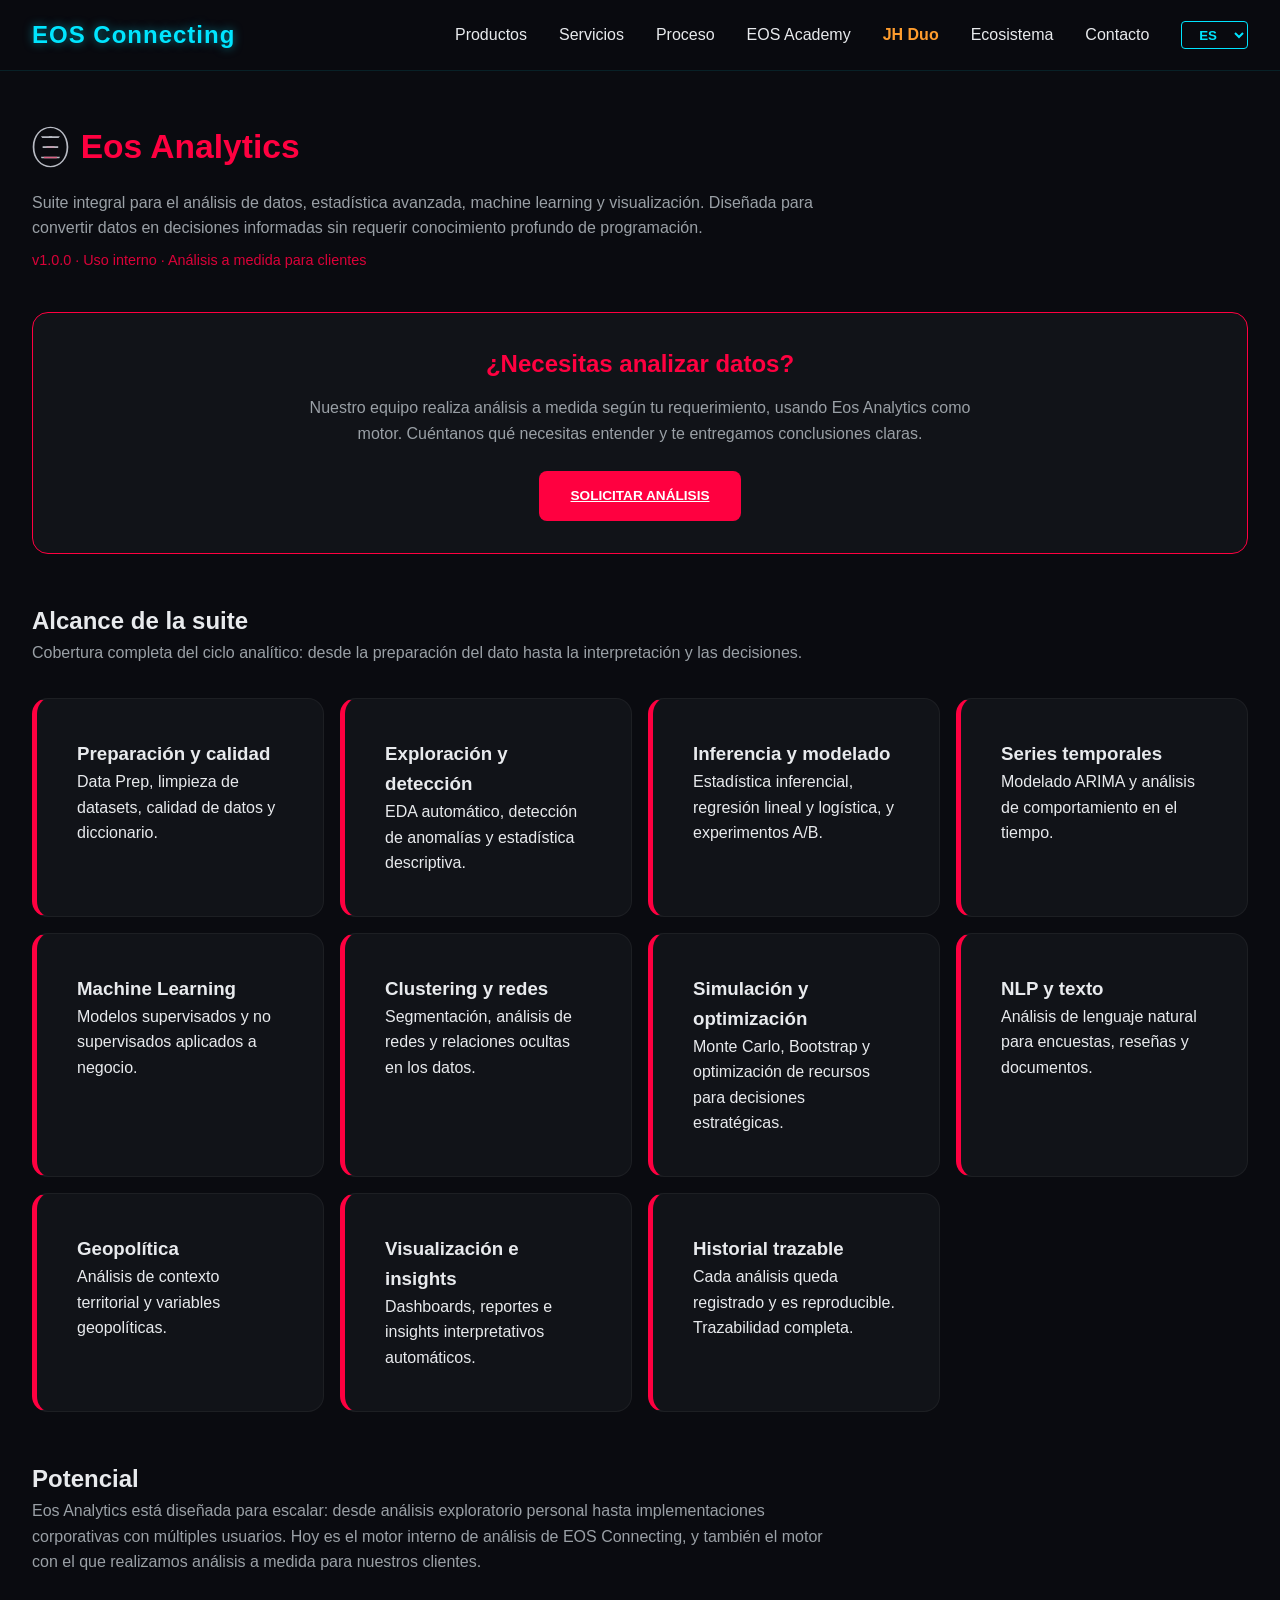
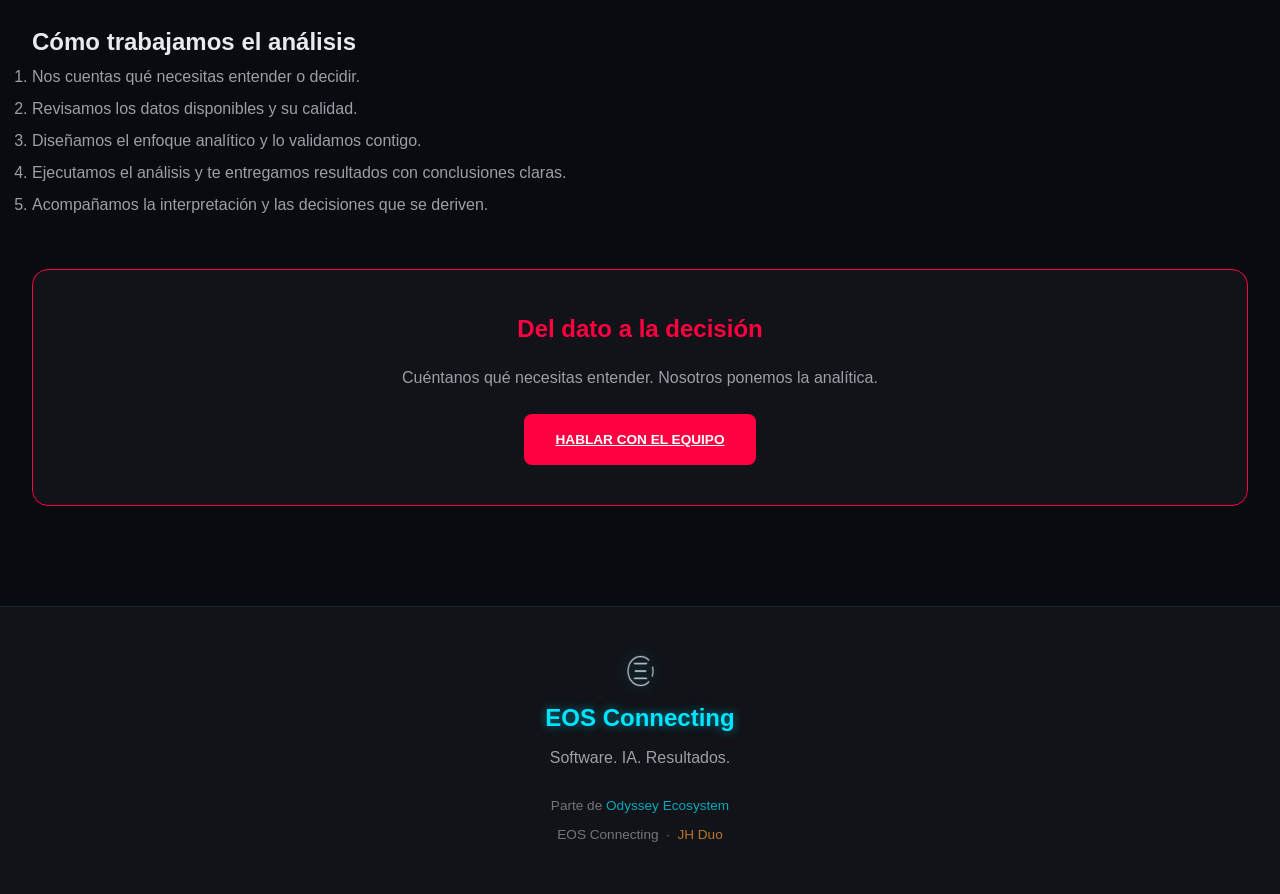
<file: pages/eos-analytics.html>
<!DOCTYPE html>
<html lang="es">
<head>
  <meta charset="UTF-8">
  <meta name="viewport" content="width=device-width, initial-scale=1.0, viewport-fit=cover">

  <title>Eos Analytics | Análisis de datos para decisiones · EOS Connecting</title>
  <meta name="description" content="Suite integral de análisis de datos, estadística avanzada, machine learning y visualización. Del dato a la decisión, sin requerir programación.">
  <meta name="theme-color" content="#0a0b10">
  <link rel="canonical" href="https://eosconnecting.com/pages/eos-analytics.html">

  <meta property="og:type" content="website">
  <meta property="og:title" content="Eos Analytics | EOS Connecting">
  <meta property="og:description" content="Suite integral de análisis de datos, estadística avanzada, machine learning y visualización.">
  <meta property="og:url" content="https://eosconnecting.com/pages/eos-analytics.html">
  <meta property="og:image" content="https://eosconnecting.com/assets/images/Logo-eos-connecting-sf.png">

  <link rel="icon" type="image/png" sizes="32x32" href="/favicon-32x32.png">
  <link rel="icon" type="image/png" sizes="16x16" href="/favicon-16x16.png">
  <link rel="shortcut icon" href="/favicon.ico">
  <link rel="apple-touch-icon" sizes="180x180" href="/apple-touch-icon.png">
  <link rel="manifest" href="/site.webmanifest">

  <link rel="stylesheet" href="/css/base.css">
  <link rel="stylesheet" href="/css/layout.css">
  <link rel="stylesheet" href="/css/navbar.css">
  <link rel="stylesheet" href="/css/hero.css">
  <link rel="stylesheet" href="/css/services.css">
  <link rel="stylesheet" href="/css/cards.css">
  <link rel="stylesheet" href="/css/academy.css">
  <link rel="stylesheet" href="/css/ecosystem.css">
  <link rel="stylesheet" href="/css/contact.css">
  <link rel="stylesheet" href="/css/footer.css">
  <link rel="stylesheet" href="/css/animations.css">
  <link rel="stylesheet" href="/css/eos-extras.css">
  <link rel="stylesheet" href="/css/responsive.css">

  <script src="/js/main.js" defer></script>
  <script src="/js/languages.js" defer></script>
</head>
<body class="page-analytics">
  <nav class="navbar">
    <div class="container nav-content">
      <a href="/index.html#home" class="logo-nav">EOS Connecting</a>
      <ul class="nav-links" id="navLinks">
        <li><a href="/index.html#products" class="nav-link" data-i18n="nav.products">Productos</a></li>
        <li><a href="/index.html#services" class="nav-link" data-i18n="nav.services">Servicios</a></li>
        <li><a href="/index.html#process" class="nav-link" data-i18n="nav.process">Proceso</a></li>
        <li><a href="/pages/academy.html" class="nav-link" data-i18n="nav.academy">EOS Academy</a></li>
        <li><a href="/index.html#jhduo" class="nav-link nav-link--jhduo" data-i18n="nav.jhduo">JH Duo</a></li>
        <li><a href="/pages/odyssey.html" class="nav-link" data-i18n="nav.ecosystem">Ecosistema</a></li>
        <li><a href="/index.html#contact" class="nav-link" data-i18n="nav.contact">Contacto</a></li>
        <li>
          <select class="lang-select" id="langSelect">
            <option value="es">ES</option>
            <option value="en">EN</option>
            <option value="de">DE</option>
            <option value="pt">PT</option>
            <option value="it">IT</option>
          </select>
        </li>
      </ul>
      <div class="hamburger" id="hamburger">
        <span></span>
        <span></span>
        <span></span>
      </div>
    </div>
  </nav>

  <main class="section-padding" style="padding-top:120px;">
    <div class="container">
      <header style="display:flex; align-items:center; gap:0.75rem; margin-bottom:1rem;">
        <img
          src="/assets/svg/eos-analytics-logo.svg"
          alt="Eos Analytics logo"
          style="height:42px; width:auto; object-fit:contain;"
        >
        <h1 style="color:var(--analytics-red); margin:0; font-size:2.1rem;" data-i18n="analytics.title">
          Eos Analytics
        </h1>
      </header>

      <p style="color:var(--text-muted); max-width:800px; margin-bottom:0.5rem;" data-i18n="analytics.subtitle">
        Suite integral para el análisis de datos, estadística avanzada, machine learning y visualización.
        Diseñada para convertir datos en decisiones informadas sin requerir conocimiento profundo de programación.
      </p>
      <p style="color:var(--analytics-red); max-width:800px; margin-bottom:2.5rem; font-size:0.9rem; opacity:0.85;" data-i18n="analytics.badge">
        v1.0.0 · Uso interno · Análisis a medida para clientes
      </p>

      <!-- CTA de análisis a medida -->
      <section id="capabilities" style="margin-bottom:3rem; padding:2rem; background:var(--dark-card); border-radius:16px; border:1px solid var(--analytics-red); text-align:center;">
        <h2 style="color:var(--analytics-red); margin-bottom:0.75rem;" data-i18n="analytics.cta.title">¿Necesitas analizar datos?</h2>
        <p style="color:var(--text-muted); max-width:680px; margin:0 auto 1.5rem;" data-i18n="analytics.cta.desc">
          Nuestro equipo realiza análisis a medida según tu requerimiento, usando Eos Analytics como motor.
          Cuéntanos qué necesitas entender y te entregamos conclusiones claras.
        </p>
        <a
          href="/index.html#contact"
          class="btn btn-cyan"
          style="background:var(--analytics-red); color:#fff; display:inline-block; padding:0.9rem 2rem;"
          data-i18n="analytics.cta.button"
        >
          Solicitar análisis
        </a>
      </section>

      <!-- Alcance / módulos -->
      <section style="margin-bottom:3rem;">
        <h2 data-i18n="analytics.capabilities.title">Alcance de la suite</h2>
        <p style="color:var(--text-muted); max-width:800px; margin-bottom:2rem;" data-i18n="analytics.capabilities.desc">
          Cobertura completa del ciclo analítico: desde la preparación del dato hasta la interpretación
          y las decisiones.
        </p>

        <div style="display:grid; gap:1rem; grid-template-columns:repeat(auto-fit,minmax(280px,1fr));">
          <div class="card analytics-card">
            <h3 data-i18n="analytics.card.prep.title">Preparación y calidad</h3>
            <p data-i18n="analytics.card.prep.desc">Data Prep, limpieza de datasets, calidad de datos y diccionario.</p>
          </div>
          <div class="card analytics-card">
            <h3 data-i18n="analytics.card.eda.title">Exploración y detección</h3>
            <p data-i18n="analytics.card.eda.desc">EDA automático, detección de anomalías y estadística descriptiva.</p>
          </div>
          <div class="card analytics-card">
            <h3 data-i18n="analytics.card.inference.title">Inferencia y modelado</h3>
            <p data-i18n="analytics.card.inference.desc">Estadística inferencial, regresión lineal y logística, y experimentos A/B.</p>
          </div>
          <div class="card analytics-card">
            <h3 data-i18n="analytics.card.timeseries.title">Series temporales</h3>
            <p data-i18n="analytics.card.timeseries.desc">Modelado ARIMA y análisis de comportamiento en el tiempo.</p>
          </div>
          <div class="card analytics-card">
            <h3 data-i18n="analytics.card.ml.title">Machine Learning</h3>
            <p data-i18n="analytics.card.ml.desc">Modelos supervisados y no supervisados aplicados a negocio.</p>
          </div>
          <div class="card analytics-card">
            <h3 data-i18n="analytics.card.clustering.title">Clustering y redes</h3>
            <p data-i18n="analytics.card.clustering.desc">Segmentación, análisis de redes y relaciones ocultas en los datos.</p>
          </div>
          <div class="card analytics-card">
            <h3 data-i18n="analytics.card.simulation.title">Simulación y optimización</h3>
            <p data-i18n="analytics.card.simulation.desc">Monte Carlo, Bootstrap y optimización de recursos para decisiones estratégicas.</p>
          </div>
          <div class="card analytics-card">
            <h3 data-i18n="analytics.card.nlp.title">NLP y texto</h3>
            <p data-i18n="analytics.card.nlp.desc">Análisis de lenguaje natural para encuestas, reseñas y documentos.</p>
          </div>
          <div class="card analytics-card">
            <h3 data-i18n="analytics.card.geo.title">Geopolítica</h3>
            <p data-i18n="analytics.card.geo.desc">Análisis de contexto territorial y variables geopolíticas.</p>
          </div>
          <div class="card analytics-card">
            <h3 data-i18n="analytics.card.viz.title">Visualización e insights</h3>
            <p data-i18n="analytics.card.viz.desc">Dashboards, reportes e insights interpretativos automáticos.</p>
          </div>
          <div class="card analytics-card">
            <h3 data-i18n="analytics.card.history.title">Historial trazable</h3>
            <p data-i18n="analytics.card.history.desc">Cada análisis queda registrado y es reproducible. Trazabilidad completa.</p>
          </div>
        </div>
      </section>

      <!-- Potencial -->
      <section style="margin-bottom:3rem;">
        <h2 data-i18n="analytics.potential.title">Potencial</h2>
        <p style="color:var(--text-muted); max-width:800px;" data-i18n="analytics.potential.desc">
          Eos Analytics está diseñada para escalar: desde análisis exploratorio personal hasta implementaciones
          corporativas con múltiples usuarios. Hoy es el motor interno de análisis de EOS Connecting, y también
          el motor con el que realizamos análisis a medida para nuestros clientes.
        </p>
      </section>

      <!-- Cómo trabajamos el análisis -->
      <section style="margin-bottom:3rem;">
        <h2 data-i18n="analytics.process.title">Cómo trabajamos el análisis</h2>
        <ol style="color:var(--text-muted); max-width:800px; line-height:2;">
          <li data-i18n="analytics.process.item1">Nos cuentas qué necesitas entender o decidir.</li>
          <li data-i18n="analytics.process.item2">Revisamos los datos disponibles y su calidad.</li>
          <li data-i18n="analytics.process.item3">Diseñamos el enfoque analítico y lo validamos contigo.</li>
          <li data-i18n="analytics.process.item4">Ejecutamos el análisis y te entregamos resultados con conclusiones claras.</li>
          <li data-i18n="analytics.process.item5">Acompañamos la interpretación y las decisiones que se deriven.</li>
        </ol>
      </section>

      <!-- CTA final -->
      <section style="text-align:center; padding:2.5rem 1rem; background:var(--dark-card); border-radius:16px; border:1px solid var(--analytics-red);">
        <h2 style="color:var(--analytics-red); margin-bottom:1rem;" data-i18n="analytics.final.title">Del dato a la decisión</h2>
        <p style="color:var(--text-muted); max-width:680px; margin:0 auto 1.5rem;" data-i18n="analytics.final.desc">
          Cuéntanos qué necesitas entender. Nosotros ponemos la analítica.
        </p>
        <a href="/index.html#contact" class="btn btn-cyan" style="background:var(--analytics-red); color:#fff; display:inline-block; padding:0.9rem 2rem;" data-i18n="analytics.final.button">
          Hablar con el equipo
        </a>
      </section>
    </div>
  </main>

  <footer>
    <div class="container">
      <div class="footer-logo">
        <img src="/assets/images/Logo-eos-connecting-sf.png" alt="EOS Connecting Logo">
      </div>
      <h3 data-i18n="footer.title">EOS Connecting</h3>
      <p data-i18n="footer.tagline">Software. IA. Resultados.</p>
      <p class="copyright">
        <span data-i18n="footer.ecosystem">Parte de</span> <a href="https://odecosys.com" target="_blank" rel="noopener noreferrer" style="color:var(--cyan);text-decoration:none;">Odyssey Ecosystem</a>
      </p>
      <p class="copyright" style="margin-top:0.5rem;">
        <a href="/" style="color:inherit;text-decoration:none;">EOS Connecting</a>
        &nbsp;·&nbsp;
        <a href="https://www.jhduo.com" target="_blank" rel="noopener noreferrer" style="color:var(--jh-orange-2);text-decoration:none;">JH Duo</a>
      </p>
    </div>
  </footer>
</body>
</html>
</file>
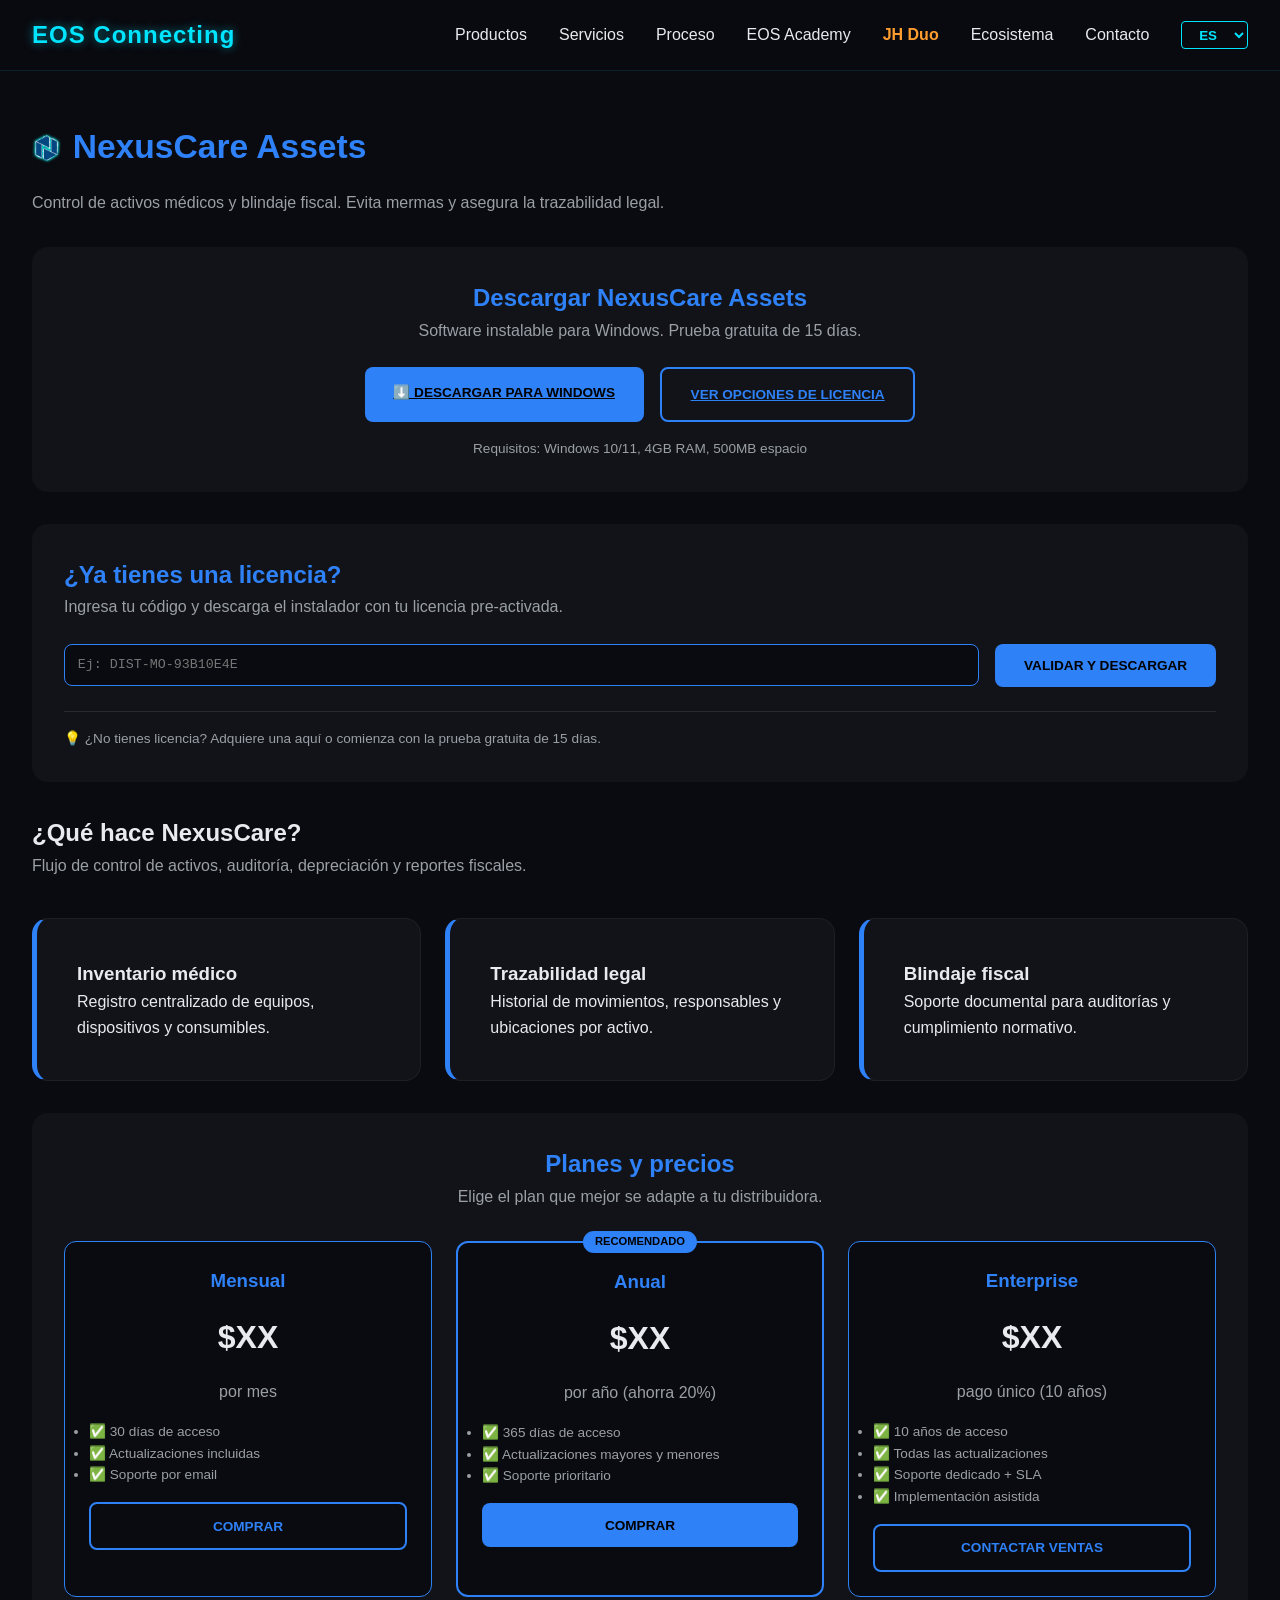
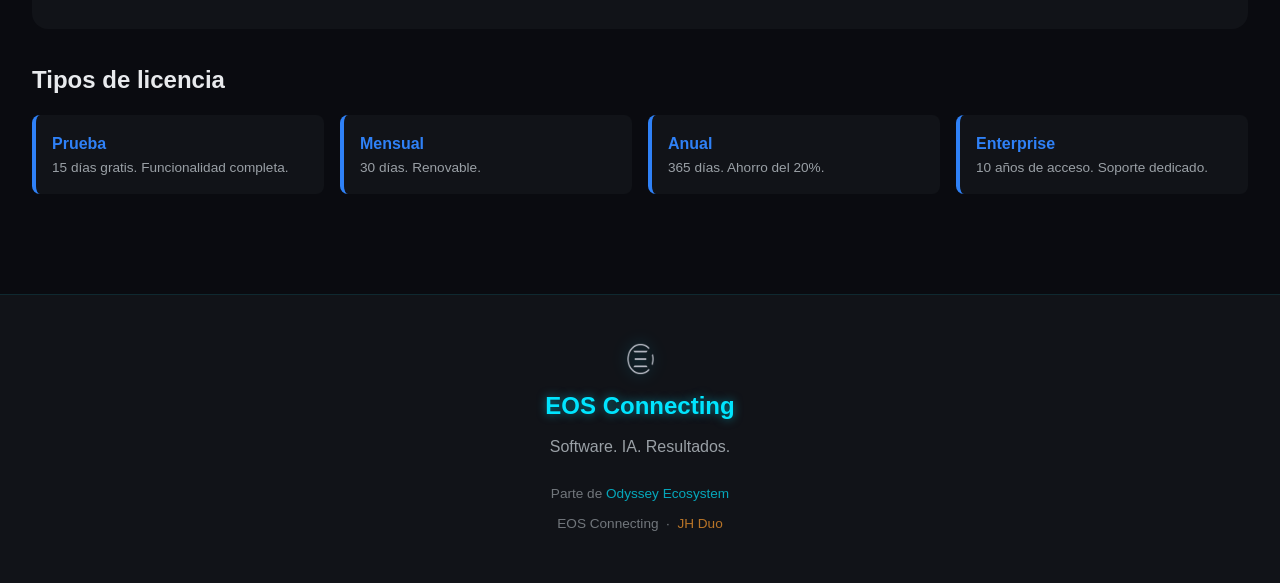
<file: pages/nexuscare.html>
<!DOCTYPE html>
<html lang="es">
<head>
  <meta charset="UTF-8">
  <meta name="viewport" content="width=device-width, initial-scale=1.0, viewport-fit=cover">

  <title>NexusCare Assets | Control de activos médicos y blindaje fiscal · EOS Connecting</title>
  <meta name="description" content="Software instalable para Windows. Control de activos médicos, trazabilidad legal y blindaje fiscal. Prueba gratuita de 15 días. Licencias mensual, anual y enterprise.">
  <meta name="author" content="EOS Connecting">
  <meta name="theme-color" content="#0a0b10">
  <meta name="color-scheme" content="dark">

  <link rel="canonical" href="https://eosconnecting.com/pages/nexuscare.html">

  <meta property="og:type" content="website">
  <meta property="og:site_name" content="EOS Connecting">
  <meta property="og:title" content="NexusCare Assets | Control de activos médicos">
  <meta property="og:description" content="Control de activos médicos, trazabilidad legal y blindaje fiscal. Prueba gratuita de 15 días.">
  <meta property="og:url" content="https://eosconnecting.com/pages/nexuscare.html">
  <meta property="og:image" content="https://eosconnecting.com/assets/images/Logo-eos-connecting-sf.png">

  <meta name="twitter:card" content="summary_large_image">
  <meta name="twitter:title" content="NexusCare Assets | EOS Connecting">
  <meta name="twitter:description" content="Control de activos médicos, trazabilidad legal y blindaje fiscal.">
  <meta name="twitter:image" content="https://eosconnecting.com/assets/images/Logo-eos-connecting-sf.png">

  <link rel="icon" type="image/png" sizes="32x32" href="/favicon-32x32.png">
  <link rel="icon" type="image/png" sizes="16x16" href="/favicon-16x16.png">
  <link rel="shortcut icon" href="/favicon.ico">
  <link rel="apple-touch-icon" sizes="180x180" href="/apple-touch-icon.png">
  <link rel="manifest" href="/site.webmanifest">

  <link rel="stylesheet" href="/css/base.css">
  <link rel="stylesheet" href="/css/layout.css">
  <link rel="stylesheet" href="/css/navbar.css">
  <link rel="stylesheet" href="/css/hero.css">
  <link rel="stylesheet" href="/css/services.css">
  <link rel="stylesheet" href="/css/cards.css">
  <link rel="stylesheet" href="/css/academy.css">
  <link rel="stylesheet" href="/css/ecosystem.css">
  <link rel="stylesheet" href="/css/contact.css">
  <link rel="stylesheet" href="/css/footer.css">
  <link rel="stylesheet" href="/css/animations.css">
  <link rel="stylesheet" href="/css/eos-extras.css">
  <link rel="stylesheet" href="/css/responsive.css">

  <script src="/js/main.js" defer></script>
  <script src="/js/languages.js" defer></script>

  <script type="application/ld+json">
  {
    "@context": "https://schema.org",
    "@type": "SoftwareApplication",
    "name": "NexusCare Assets",
    "applicationCategory": "BusinessApplication",
    "operatingSystem": "Windows",
    "description": "Control de activos médicos, trazabilidad legal y blindaje fiscal.",
    "url": "https://eosconnecting.com/pages/nexuscare.html",
    "author": {
      "@type": "Organization",
      "name": "EOS Connecting",
      "url": "https://eosconnecting.com/"
    },
    "offers": {
      "@type": "Offer",
      "price": "0",
      "priceCurrency": "USD",
      "description": "Prueba gratuita de 15 días"
    }
  }
  </script>
</head>
<body>
  <nav class="navbar">
    <div class="container nav-content">
      <a href="/index.html#home" class="logo-nav">EOS Connecting</a>
      <ul class="nav-links" id="navLinks">
        <li><a href="/index.html#products" class="nav-link" data-i18n="nav.products">Productos</a></li>
        <li><a href="/index.html#services" class="nav-link" data-i18n="nav.services">Servicios</a></li>
        <li><a href="/index.html#process" class="nav-link" data-i18n="nav.process">Proceso</a></li>
        <li><a href="/pages/academy.html" class="nav-link" data-i18n="nav.academy">EOS Academy</a></li>
        <li><a href="/index.html#jhduo" class="nav-link nav-link--jhduo" data-i18n="nav.jhduo">JH Duo</a></li>
        <li><a href="/pages/odyssey.html" class="nav-link" data-i18n="nav.ecosystem">Ecosistema</a></li>
        <li><a href="/index.html#contact" class="nav-link" data-i18n="nav.contact">Contacto</a></li>
        <li>
          <select class="lang-select" id="langSelect">
            <option value="es">ES</option>
            <option value="en">EN</option>
            <option value="de">DE</option>
            <option value="pt">PT</option>
            <option value="it">IT</option>
          </select>
        </li>
      </ul>
      <div class="hamburger" id="hamburger">
        <span></span>
        <span></span>
        <span></span>
      </div>
    </div>
  </nav>

  <main class="section-padding" style="padding-top:120px;">
    <div class="container">
      <!-- Header con logo + nombre -->
      <header style="display:flex; align-items:center; gap:0.75rem; margin-bottom:1rem;">
        <img
          src="/assets/images/nexuscare-logo.png"
          alt="NexusCare Assets logo"
          style="height:42px; width:auto; object-fit:contain;"
        >
        <h1 style="color:var(--nexus-blue); margin:0; font-size:2.1rem;" data-i18n="nexus.title">
          NexusCare Assets
        </h1>
      </header>

      <p style="color:var(--text-muted); max-width:700px; margin-bottom:2rem;" data-i18n="nexus.subtitle">
        Control de activos médicos y blindaje fiscal. Evita mermas y asegura la trazabilidad legal.
      </p>

      <!-- SECCIÓN: DESCARGAR SOFTWARE -->
      <section id="descarga" style="margin-bottom: 2rem; padding: 2rem; background: var(--dark-card); border-radius: 16px; text-align: center;">
        <h2 data-i18n="nexus.download.title" style="color: var(--nexus-blue);">Descargar NexusCare Assets</h2>
        <p data-i18n="nexus.download.desc" style="color: var(--text-muted); margin-bottom: 1.5rem;">
          Software instalable para Windows. Prueba gratuita de 15 días.
        </p>
        
        <div style="display: flex; gap: 1rem; justify-content: center; flex-wrap: wrap;">
          <a href="/downloads/NexusCare-Setup.exe" class="btn btn-cyan" style="background: var(--nexus-blue); border-color: var(--nexus-blue);" data-i18n="nexus.download.button">
            ⬇️ Descargar para Windows
          </a>
          <a href="#comprar" class="btn btn-outline" style="border-color: var(--nexus-blue); color: var(--nexus-blue);" data-i18n="nexus.download.options">
            Ver opciones de licencia
          </a>
        </div>
        
        <p style="color: var(--text-muted); font-size: 0.85rem; margin-top: 1rem;" data-i18n="nexus.download.requirements">
          Requisitos: Windows 10/11, 4GB RAM, 500MB espacio
        </p>
      </section>

      <!-- SECCIÓN: ACTIVAR LICENCIA (para quienes ya tienen clave) -->
      <section id="activar" style="margin-bottom: 2rem; padding: 2rem; background: var(--dark-card); border-radius: 16px;">
        <h2 data-i18n="nexus.activate.title" style="color: var(--nexus-blue);">¿Ya tienes una licencia?</h2>
        <p data-i18n="nexus.activate.desc" style="color: var(--text-muted);">
          Ingresa tu código y descarga el instalador con tu licencia pre-activada.
        </p>
        
        <div style="display: flex; gap: 1rem; margin-top: 1.5rem; flex-wrap: wrap; align-items: flex-start;">
          <div style="flex: 2; min-width: 200px;">
            <input 
              type="text" 
              id="licenseKey" 
              placeholder="Ej: DIST-MO-93B10E4E" 
              style="width: 100%; padding: 0.8rem; background: #0a0b10; border: 1px solid var(--nexus-blue); border-radius: 8px; color: white; font-family: monospace;"
            >
          </div>
          <button id="validateAndDownloadBtn" class="btn btn-cyan" style="background: var(--nexus-blue);" data-i18n="nexus.activate.button">
            Validar y descargar
          </button>
        </div>
        
        <div id="activationMessage" style="margin-top: 1rem; color: var(--text-muted); font-size: 0.9rem;"></div>
        
        <div style="margin-top: 1.5rem; padding-top: 1rem; border-top: 1px solid rgba(255,255,255,0.1);">
          <p style="color: var(--text-muted); font-size: 0.85rem;" data-i18n="nexus.activate.noLicense">
            💡 ¿No tienes licencia? 
            <a href="#comprar" style="color: var(--nexus-blue);">Adquiere una aquí</a> o comienza con la 
            <a href="#descarga" style="color: var(--nexus-blue);">prueba gratuita de 15 días</a>.
          </p>
        </div>
      </section>

      <!-- SECCIÓN: CARACTERÍSTICAS DEL SOFTWARE -->
      <section style="margin-bottom:2.5rem;">
        <h2 data-i18n="nexus.section1.title">¿Qué hace NexusCare?</h2>
        <p style="color:var(--text-muted); max-width:800px;" data-i18n="nexus.section1.desc">
          Flujo de control de activos, auditoría, depreciación y reportes fiscales.
        </p>
      </section>

      <section style="display:grid; gap:1.5rem; grid-template-columns:repeat(auto-fit,minmax(260px,1fr)); margin-bottom: 2rem;">
        <div class="card nexus-card">
          <h3 data-i18n="nexus.card1.title">Inventario médico</h3>
          <p data-i18n="nexus.card1.desc">Registro centralizado de equipos, dispositivos y consumibles.</p>
        </div>
        <div class="card nexus-card">
          <h3 data-i18n="nexus.card2.title">Trazabilidad legal</h3>
          <p data-i18n="nexus.card2.desc">Historial de movimientos, responsables y ubicaciones por activo.</p>
        </div>
        <div class="card nexus-card">
          <h3 data-i18n="nexus.card3.title">Blindaje fiscal</h3>
          <p data-i18n="nexus.card3.desc">Soporte documental para auditorías y cumplimiento normativo.</p>
        </div>
      </section>

      <!-- SECCIÓN: PLANES Y PRECIOS (para comprar) -->
      <section id="comprar" style="margin-bottom: 2rem; padding: 2rem; background: var(--dark-card); border-radius: 16px;">
        <h2 data-i18n="nexus.pricing.title" style="color: var(--nexus-blue); text-align: center;">Planes y precios</h2>
        <p data-i18n="nexus.pricing.desc" style="color: var(--text-muted); text-align: center; margin-bottom: 2rem;">
          Elige el plan que mejor se adapte a tu distribuidora.
        </p>
        
        <div style="display: grid; grid-template-columns: repeat(auto-fit, minmax(260px, 1fr)); gap: 1.5rem;">
          
          <!-- Mensual -->
          <div style="background: #0a0b10; border-radius: 12px; padding: 1.5rem; border: 1px solid var(--nexus-blue); text-align: center;">
            <h3 style="color: var(--nexus-blue);" data-i18n="nexus.pricing.monthly">Mensual</h3>
            <p style="font-size: 2rem; font-weight: 800; margin: 1rem 0;" data-i18n="nexus.pricing.monthly.price">$XX</p>
            <p style="color: var(--text-muted);" data-i18n="nexus.pricing.monthly.per">por mes</p>
            <ul style="text-align: left; margin: 1rem 0; color: var(--text-muted); font-size: 0.85rem;">
              <li data-i18n="nexus.pricing.monthly.feature1">✅ 30 días de acceso</li>
              <li data-i18n="nexus.pricing.monthly.feature2">✅ Actualizaciones incluidas</li>
              <li data-i18n="nexus.pricing.monthly.feature3">✅ Soporte por email</li>
            </ul>
            <button class="btn btn-outline" style="border-color: var(--nexus-blue); color: var(--nexus-blue); width: 100%;" onclick="comprarLicencia('MONTHLY')" data-i18n="nexus.pricing.monthly.button">
              Comprar
            </button>
          </div>
          
          <!-- Anual (recomendado) -->
          <div style="background: #0a0b10; border-radius: 12px; padding: 1.5rem; border: 2px solid var(--nexus-blue); text-align: center; position: relative;">
            <span style="position: absolute; top: -12px; left: 50%; transform: translateX(-50%); background: var(--nexus-blue); color: #000; padding: 2px 12px; border-radius: 20px; font-size: 0.7rem; font-weight: bold;" data-i18n="nexus.pricing.yearly.badge">RECOMENDADO</span>
            <h3 style="color: var(--nexus-blue);" data-i18n="nexus.pricing.yearly">Anual</h3>
            <p style="font-size: 2rem; font-weight: 800; margin: 1rem 0;" data-i18n="nexus.pricing.yearly.price">$XX</p>
            <p style="color: var(--text-muted);" data-i18n="nexus.pricing.yearly.per">por año (ahorra 20%)</p>
            <ul style="text-align: left; margin: 1rem 0; color: var(--text-muted); font-size: 0.85rem;">
              <li data-i18n="nexus.pricing.yearly.feature1">✅ 365 días de acceso</li>
              <li data-i18n="nexus.pricing.yearly.feature2">✅ Actualizaciones mayores y menores</li>
              <li data-i18n="nexus.pricing.yearly.feature3">✅ Soporte prioritario</li>
            </ul>
            <button class="btn btn-cyan" style="background: var(--nexus-blue); width: 100%;" onclick="comprarLicencia('1_YEAR')" data-i18n="nexus.pricing.yearly.button">
              Comprar
            </button>
          </div>
          
          <!-- Enterprise (antes Perpetua) - 10 años -->
          <div style="background: #0a0b10; border-radius: 12px; padding: 1.5rem; border: 1px solid var(--nexus-blue); text-align: center;">
            <h3 style="color: var(--nexus-blue);" data-i18n="nexus.pricing.enterprise">Enterprise</h3>
            <p style="font-size: 2rem; font-weight: 800; margin: 1rem 0;" data-i18n="nexus.pricing.enterprise.price">$XX</p>
            <p style="color: var(--text-muted);" data-i18n="nexus.pricing.enterprise.per">pago único (10 años)</p>
            <ul style="text-align: left; margin: 1rem 0; color: var(--text-muted); font-size: 0.85rem;">
              <li data-i18n="nexus.pricing.enterprise.feature1">✅ 10 años de acceso</li>
              <li data-i18n="nexus.pricing.enterprise.feature2">✅ Todas las actualizaciones</li>
              <li data-i18n="nexus.pricing.enterprise.feature3">✅ Soporte dedicado + SLA</li>
              <li data-i18n="nexus.pricing.enterprise.feature4">✅ Implementación asistida</li>
            </ul>
            <button class="btn btn-outline" style="border-color: var(--nexus-blue); color: var(--nexus-blue); width: 100%;" onclick="comprarLicencia('ENTERPRISE')" data-i18n="nexus.pricing.enterprise.button">
              Contactar ventas
            </button>
          </div>
        </div>
      </section>

      <section id="licencias" style="margin-top:1rem;">
        <h2 data-i18n="nexus.licenses.title">Tipos de licencia</h2>
        <div style="display: grid; gap: 1rem; grid-template-columns: repeat(auto-fit, minmax(200px, 1fr)); margin-top: 1rem;">
          <div style="background: var(--dark-card); padding: 1rem; border-radius: 8px; border-left: 4px solid var(--nexus-blue);">
            <h4 style="color: var(--nexus-blue);" data-i18n="nexus.license.trial">Prueba</h4>
            <p style="color: var(--text-muted); font-size: 0.85rem;" data-i18n="nexus.license.trial.desc">15 días gratis. Funcionalidad completa.</p>
          </div>
          <div style="background: var(--dark-card); padding: 1rem; border-radius: 8px; border-left: 4px solid var(--nexus-blue);">
            <h4 style="color: var(--nexus-blue);" data-i18n="nexus.license.monthly">Mensual</h4>
            <p style="color: var(--text-muted); font-size: 0.85rem;" data-i18n="nexus.license.monthly.desc">30 días. Renovable.</p>
          </div>
          <div style="background: var(--dark-card); padding: 1rem; border-radius: 8px; border-left: 4px solid var(--nexus-blue);">
            <h4 style="color: var(--nexus-blue);" data-i18n="nexus.license.yearly">Anual</h4>
            <p style="color: var(--text-muted); font-size: 0.85rem;" data-i18n="nexus.license.yearly.desc">365 días. Ahorro del 20%.</p>
          </div>
          <div style="background: var(--dark-card); padding: 1rem; border-radius: 8px; border-left: 4px solid var(--nexus-blue);">
            <h4 style="color: var(--nexus-blue);" data-i18n="nexus.license.enterprise">Enterprise</h4>
            <p style="color: var(--text-muted); font-size: 0.85rem;" data-i18n="nexus.license.enterprise.desc">10 años de acceso. Soporte dedicado.</p>
          </div>
        </div>
      </section>
    </div>
  </main>

  <footer>
    <div class="container">
      <div class="footer-logo">
        <img src="/assets/images/Logo-eos-connecting-sf.png" alt="EOS Connecting Logo">
      </div>
      <h3 data-i18n="footer.title">EOS Connecting</h3>
      <p data-i18n="footer.tagline">Software. IA. Resultados.</p>
      <p class="copyright">
        <span data-i18n="footer.ecosystem">Parte de</span> <a href="https://odecosys.com" target="_blank" rel="noopener noreferrer" style="color:var(--cyan);text-decoration:none;">Odyssey Ecosystem</a>
      </p>
      <p class="copyright" style="margin-top:0.5rem;">
        <a href="/" style="color:inherit;text-decoration:none;">EOS Connecting</a>
        &nbsp;·&nbsp;
        <a href="https://www.jhduo.com" target="_blank" rel="noopener noreferrer" style="color:var(--jh-orange-2);text-decoration:none;">JH Duo</a>
      </p>
    </div>
  </footer>

  <script>
    // ============================================
    // VALIDACIÓN DE LICENCIA (conectará a API futura)
    // ============================================
    
    function validarFormatoLicencia(key) {
      // Formato esperado: DIST-MO-XXXXXXXX, DIST-1Y-XXXXXXXX, DIST-PP-XXXXXXXX
      const regex = /^DIST-(MO|1Y|PP)-[A-F0-9]{8}$/;
      return regex.test(key);
    }
    
    function obtenerTipoDesdeKey(key) {
      if (key.includes('-MO-')) return 'MONTHLY';
      if (key.includes('-1Y-')) return '1_YEAR';
      if (key.includes('-PP-')) return 'ENTERPRISE';
      return 'UNKNOWN';
    }
    
    // Función que validará contra la API online (cuando la implementes)
    async function validarLicenciaOnline(licenseKey) {
      // TODO: Conectar con API real
      // const response = await fetch('/api/validate-license', {
      //   method: 'POST',
      //   headers: { 'Content-Type': 'application/json' },
      //   body: JSON.stringify({ license_key: licenseKey })
      // });
      // const data = await response.json();
      // return data.valid;
      
      // Por ahora, validación local de formato + simulación
      console.log("Validando online:", licenseKey);
      return new Promise((resolve) => {
        setTimeout(() => {
          resolve(validarFormatoLicencia(licenseKey));
        }, 500);
      });
    }
    
    // Botón validar y descargar
    document.getElementById('validateAndDownloadBtn')?.addEventListener('click', async function() {
      const keyInput = document.getElementById('licenseKey');
      const key = keyInput?.value.trim().toUpperCase() || '';
      const msgDiv = document.getElementById('activationMessage');
      
      if (!key) {
        msgDiv.innerHTML = '<span style="color: #ff4466;">❌ Ingresa un código de licencia</span>';
        return;
      }
      
      msgDiv.innerHTML = '<span style="color: var(--cyan);">🔄 Validando licencia...</span>';
      
      try {
        const esValida = await validarLicenciaOnline(key);
        
        if (esValida) {
          const tipo = obtenerTipoDesdeKey(key);
          msgDiv.innerHTML = `<span style="color: #22c55e;">✅ Licencia válida (${tipo}). Redirigiendo a descarga...</span>`;
          
          // Aquí puedes generar un enlace de descarga personalizado o registrar la activación
          setTimeout(() => {
            window.location.href = '/downloads/NexusCare-Setup.exe';
          }, 1500);
        } else {
          msgDiv.innerHTML = '<span style="color: #ff4466;">❌ Licencia inválida o expirada. Verifica el código o contacta a soporte.</span>';
        }
      } catch (error) {
        console.error('Error validando licencia:', error);
        msgDiv.innerHTML = '<span style="color: #ff4466;">❌ Error al validar la licencia. Intenta de nuevo más tarde.</span>';
      }
    });
    
    // Función para comprar licencia (preparada para pasarela de pagos)
    function comprarLicencia(tipo) {
      // Mapeo de tipos para mensaje amigable
      const tipoTexto = {
        'MONTHLY': 'Mensual',
        '1_YEAR': 'Anual',
        'ENTERPRISE': 'Enterprise (10 años)'
      };
      
      const mensaje = tipo === 'ENTERPRISE' 
        ? 'Para licencias Enterprise, escríbenos a ventas@eosconnecting.com'
        : `Próximamente: proceso de compra para licencia ${tipoTexto[tipo]}. Por ahora, escríbenos a ventas@eosconnecting.com`;
      
      alert(mensaje);
      
      // TODO: Cuando implementes pasarela de pagos, redirigir a checkout
      // if (tipo === 'MONTHLY') window.location.href = '/checkout?plan=monthly';
      // if (tipo === '1_YEAR') window.location.href = '/checkout?plan=yearly';
      // if (tipo === 'ENTERPRISE') window.location.href = '/contact';
    }
    
    // Función global para que los botones la llamen
    window.comprarLicencia = comprarLicencia;
  </script>
</body>
</html>
</file>
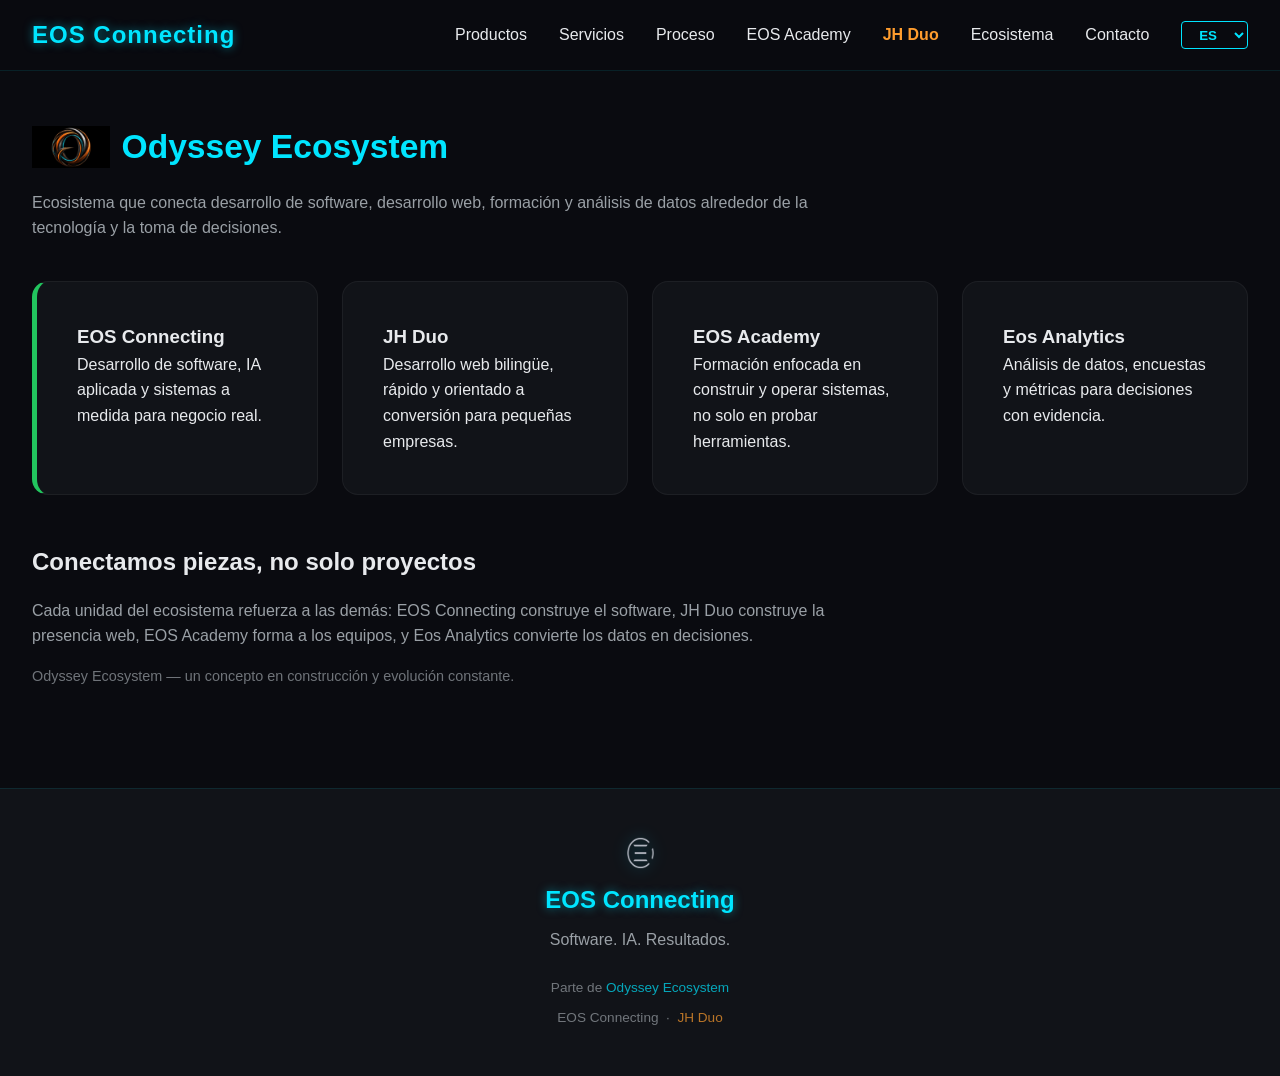
<file: pages/odyssey.html>
<!DOCTYPE html>
<html lang="es">
<head>
  <meta charset="UTF-8">
  <meta name="viewport" content="width=device-width, initial-scale=1.0, viewport-fit=cover">

  <title>Odyssey Ecosystem | EOS Connecting</title>
  <meta name="description" content="Ecosistema que conecta software, desarrollo web, formación y análisis de datos. EOS Connecting, JH Duo, EOS Academy y Eos Analytics.">
  <meta name="author" content="EOS Connecting">
  <meta name="theme-color" content="#0a0b10">
  <meta name="color-scheme" content="dark">

  <link rel="canonical" href="https://eosconnecting.com/pages/odyssey.html">

  <meta property="og:type" content="website">
  <meta property="og:site_name" content="EOS Connecting">
  <meta property="og:title" content="Odyssey Ecosystem | EOS Connecting">
  <meta property="og:description" content="Ecosistema que conecta software, desarrollo web, formación y análisis de datos.">
  <meta property="og:url" content="https://eosconnecting.com/pages/odyssey.html">
  <meta property="og:image" content="https://eosconnecting.com/assets/images/Logo-eos-connecting-sf.png">

  <meta name="twitter:card" content="summary_large_image">
  <meta name="twitter:title" content="Odyssey Ecosystem | EOS Connecting">
  <meta name="twitter:description" content="Ecosistema que conecta software, desarrollo web, formación y análisis de datos.">
  <meta name="twitter:image" content="https://eosconnecting.com/assets/images/Logo-eos-connecting-sf.png">

  <link rel="icon" type="image/png" sizes="32x32" href="/favicon-32x32.png">
  <link rel="icon" type="image/png" sizes="16x16" href="/favicon-16x16.png">
  <link rel="shortcut icon" href="/favicon.ico">
  <link rel="apple-touch-icon" sizes="180x180" href="/apple-touch-icon.png">
  <link rel="manifest" href="/site.webmanifest">

  <link rel="stylesheet" href="/css/base.css">
  <link rel="stylesheet" href="/css/layout.css">
  <link rel="stylesheet" href="/css/navbar.css">
  <link rel="stylesheet" href="/css/hero.css">
  <link rel="stylesheet" href="/css/services.css">
  <link rel="stylesheet" href="/css/cards.css">
  <link rel="stylesheet" href="/css/academy.css">
  <link rel="stylesheet" href="/css/ecosystem.css">
  <link rel="stylesheet" href="/css/contact.css">
  <link rel="stylesheet" href="/css/footer.css">
  <link rel="stylesheet" href="/css/animations.css">
  <link rel="stylesheet" href="/css/eos-extras.css">
  <link rel="stylesheet" href="/css/responsive.css">

  <script src="/js/main.js" defer></script>
  <script src="/js/languages.js" defer></script>
</head>
<body class="page-odyssey">
  <nav class="navbar">
    <div class="container nav-content">
      <a href="/index.html#home" class="logo-nav">EOS Connecting</a>
      <ul class="nav-links" id="navLinks">
        <li><a href="/index.html#products" class="nav-link" data-i18n="nav.products">Productos</a></li>
        <li><a href="/index.html#services" class="nav-link" data-i18n="nav.services">Servicios</a></li>
        <li><a href="/index.html#process" class="nav-link" data-i18n="nav.process">Proceso</a></li>
        <li><a href="/pages/academy.html" class="nav-link" data-i18n="nav.academy">EOS Academy</a></li>
        <li><a href="/index.html#jhduo" class="nav-link nav-link--jhduo" data-i18n="nav.jhduo">JH Duo</a></li>
        <li><a href="/pages/odyssey.html" class="nav-link" data-i18n="nav.ecosystem">Ecosistema</a></li>
        <li><a href="/index.html#contact" class="nav-link" data-i18n="nav.contact">Contacto</a></li>
        <li>
          <select class="lang-select" id="langSelect">
            <option value="es">ES</option>
            <option value="en">EN</option>
            <option value="de">DE</option>
            <option value="pt">PT</option>
            <option value="it">IT</option>
          </select>
        </li>
      </ul>
      <div class="hamburger" id="hamburger">
        <span></span>
        <span></span>
        <span></span>
      </div>
    </div>
  </nav>

  <main class="section-padding" style="padding-top:120px;">
    <div class="container">
      <header style="display:flex; align-items:center; gap:0.75rem; margin-bottom:1rem;">
        <img
          src="/assets/images/odyssey.png"
          alt="Odyssey Ecosystem logo"
          style="height:42px; width:auto; object-fit:contain;"
        >
        <h1 style="color:var(--cyan); margin:0; font-size:2.1rem;" data-i18n="odyssey.title">
          Odyssey Ecosystem
        </h1>
      </header>

      <p style="color:var(--text-muted); max-width:800px; margin-bottom:2.5rem;" data-i18n="odyssey.subtitle">
        Ecosistema que conecta desarrollo de software, desarrollo web, formación y análisis de datos
        alrededor de la tecnología y la toma de decisiones.
      </p>

      <section style="display:grid; gap:1.5rem; grid-template-columns:repeat(auto-fit,minmax(260px,1fr)); margin-bottom:3rem;">
        <div class="card agnes-card">
          <h3 data-i18n="odyssey.card1.title">EOS Connecting</h3>
          <p data-i18n="odyssey.card1.desc">Desarrollo de software, IA aplicada y sistemas a medida para negocio real.</p>
        </div>
        <div class="card">
          <h3 data-i18n="odyssey.card2.title">JH Duo</h3>
          <p data-i18n="odyssey.card2.desc">Desarrollo web bilingüe, rápido y orientado a conversión para pequeñas empresas.</p>
        </div>
        <div class="card">
          <h3 data-i18n="odyssey.card3.title">EOS Academy</h3>
          <p data-i18n="odyssey.card3.desc">Formación enfocada en construir y operar sistemas, no solo en probar herramientas.</p>
        </div>
        <div class="card">
          <h3 data-i18n="odyssey.card4.title">Eos Analytics</h3>
          <p data-i18n="odyssey.card4.desc">Análisis de datos, encuestas y métricas para decisiones con evidencia.</p>
        </div>
      </section>

      <section>
        <h2 style="margin-bottom:1rem;" data-i18n="odyssey.section.title">Conectamos piezas, no solo proyectos</h2>
        <p style="color:var(--text-muted); max-width:800px;" data-i18n="odyssey.section.desc">
          Cada unidad del ecosistema refuerza a las demás: EOS Connecting construye el software,
          JH Duo construye la presencia web, EOS Academy forma a los equipos, y Eos Analytics
          convierte los datos en decisiones.
        </p>
        <p style="color:var(--text-muted); max-width:800px; margin-top:1rem; font-size:0.9rem; opacity:0.7;" data-i18n="odyssey.note">
          Odyssey Ecosystem — un concepto en construcción y evolución constante.
        </p>
      </section>
    </div>
  </main>

  <footer>
    <div class="container">
      <div class="footer-logo">
        <img src="/assets/images/Logo-eos-connecting-sf.png" alt="EOS Connecting Logo">
      </div>
      <h3 data-i18n="footer.title">EOS Connecting</h3>
      <p data-i18n="footer.tagline">Software. IA. Resultados.</p>
      <p class="copyright">
        <span data-i18n="footer.ecosystem">Parte de</span> <a href="https://odecosys.com" target="_blank" rel="noopener noreferrer" style="color:var(--cyan);text-decoration:none;">Odyssey Ecosystem</a>
      </p>
      <p class="copyright" style="margin-top:0.5rem;">
        <a href="/" style="color:inherit;text-decoration:none;">EOS Connecting</a>
        &nbsp;·&nbsp;
        <a href="https://www.jhduo.com" target="_blank" rel="noopener noreferrer" style="color:var(--jh-orange-2);text-decoration:none;">JH Duo</a>
      </p>
    </div>
  </footer>
</body>
</html>
</file>
<file: css/base.css>
/* Reset */
* {
  margin: 0;
  padding: 0;
  box-sizing: border-box;
}

/* Variables */
:root {
  --dark-bg: #0a0b10;
  --dark-card: #111318;
  --cyan: #00e5ff;
  --cyan-glow: rgba(0, 229, 255, 0.5);
  --green: #00ff88;
  --blue: #00d4ff;
  --yellow: #ffdd00;
  --red: #ff4466;
  --purple: #a64aff;
  --text: #e8eaed;
  --text-muted: #9aa0a6;
  --grid-line: rgba(0, 229, 255, 0.03);
  --agnes-green: #22c55e;
  --nexus-blue: #2f81f7;

  /* Nuevas */
  --condor-purple: #a64aff;
  --condor-glow: rgba(166, 74, 255, 0.5);
  --analytics-red: #ff0040;
  --analytics-glow: rgba(255, 0, 64, 0.5);
  --jh-orange: #ff6a00;
  --jh-orange-2: #ff9d2e;
  --jh-glow: rgba(255, 106, 0, 0.32);
}

html {
  scroll-behavior: smooth;
}

body {
  font-family: 'Segoe UI', Tahoma, Geneva, Verdana, sans-serif;
  background: var(--dark-bg);
  color: var(--text);
  line-height: 1.6;
  overflow-x: hidden;
}

.container {
  max-width: 1800px;
  margin: 0 auto;
  padding: 0 2rem;
}
</file>
<file: css/layout.css>
.section-padding {
  padding: 100px 0;
}

.grid-auto {
  display: grid;
  grid-template-columns: repeat(2, 1fr);
  gap: 2rem;
  margin-top: 3rem;
}
</file>
<file: css/navbar.css>
.navbar {
  position: fixed;
  top: 0;
  left: 0;
  right: 0;
  z-index: 1000;
  background: rgba(10, 11, 16, 0.95);
  backdrop-filter: blur(10px);
  border-bottom: 1px solid rgba(0, 229, 255, 0.1);
  padding: 1rem 0;
  transition: background 0.3s ease;
}

.nav-content {
  display: flex;
  justify-content: space-between;
  align-items: center;
}

.logo-nav {
  font-size: 1.5rem;
  font-weight: 800;
  color: var(--cyan);
  text-decoration: none;
  text-shadow: 0 0 10px var(--cyan-glow);
  letter-spacing: 1px;
}

.nav-links {
  display: flex;
  gap: 2rem;
  list-style: none;
  align-items: center;
}

.nav-link {
  color: var(--text);
  text-decoration: none;
  font-weight: 500;
  transition: color 0.3s ease;
  position: relative;
}

.nav-link:hover {
  color: var(--cyan);
}

.nav-link::after {
  content: '';
  position: absolute;
  bottom: -5px;
  left: 0;
  width: 0;
  height: 2px;
  background: var(--cyan);
  transition: width 0.3s ease;
}

.nav-link:hover::after {
  width: 100%;
}

.lang-select {
  background: transparent;
  border: 1px solid var(--cyan);
  color: var(--cyan);
  padding: 0.3rem 0.8rem;
  border-radius: 4px;
  cursor: pointer;
  font-weight: 600;
}

.lang-select option {
  background: var(--dark-bg);
  color: var(--text);
}

.hamburger {
  display: none;
  flex-direction: column;
  gap: 5px;
  cursor: pointer;
}

.hamburger span {
  width: 25px;
  height: 3px;
  background: var(--cyan);
  border-radius: 2px;
  transition: 0.3s;
}
</file>
<file: css/hero.css>
.hero {
  min-height: 100vh;
  display: flex;
  align-items: center;
  justify-content: center;
  text-align: center;
  background:
    linear-gradient(rgba(10, 11, 16, 0.9), rgba(10, 11, 16, 0.95)),
    repeating-linear-gradient(0deg, transparent, transparent 49px, var(--grid-line) 50px),
    repeating-linear-gradient(90deg, transparent, transparent 49px, var(--grid-line) 50px);
  background-size: 100% 50px, 50px 100%;
  padding-top: 80px;
  position: relative;
  overflow: hidden;
}

.hero-logo-container {
  margin-bottom: 2rem;
  perspective: 1000px;
}

.hero-logo {
  width: 160px;
  height: auto;
  animation: rotateYIn 2s cubic-bezier(0.4, 0, 0.2, 1) forwards,
             floating 4s ease-in-out infinite 2s;
  filter: drop-shadow(0 0 10px rgba(0, 229, 255, 0.4));
}

.hero h1 {
  font-size: clamp(2.5rem, 5vw, 4rem);
  font-weight: 800;
  margin-bottom: 1.5rem;
  line-height: 1.2;
}

.cyan-text {
  color: var(--cyan);
  text-shadow: 0 0 20px var(--cyan-glow);
}

.hero-subtitle {
  font-size: 1.2rem;
  color: var(--text-muted);
  max-width: 700px;
  margin: 0 auto 2rem;
}

.cta-button {
  display: inline-block;
  padding: 1rem 2.5rem;
  background: linear-gradient(135deg, var(--cyan), var(--blue));
  color: var(--dark-bg);
  text-decoration: none;
  font-weight: 700;
  border-radius: 10px;
  text-transform: uppercase;
  letter-spacing: 1px;
  transition: all 0.3s ease;
  box-shadow: 0 0 20px var(--cyan-glow);
  border: none;
  cursor: pointer;
}

.cta-button:hover {
  transform: translateY(-3px);
  box-shadow: 0 0 40px var(--cyan-glow);
}

.cta-button--outline {
  background: transparent;
  color: var(--cyan);
  border: 2px solid var(--cyan);
  box-shadow: none;
}

.hero-cta-wrapper {
  display: flex;
  gap: 1rem;
  justify-content: center;
  flex-wrap: wrap;
}
</file>
<file: css/services.css>
.services {
  padding: 6rem 0;
  background: var(--dark-card);
}

.services h2,
.academy h2,
.ecosystem h2,
.contact h2 {
  text-align: center;
  font-size: clamp(2rem, 4vw, 3rem);
  margin-bottom: 3rem;
  color: var(--text);
}

.services-grid {
  display: grid;
  grid-template-columns: repeat(auto-fit, minmax(320px, 1fr));
  gap: 2rem;
}

.services-cta-wrapper {
  margin-top: 2rem;
  text-align: center;
}

.service-card {
  background: linear-gradient(145deg, rgba(17, 19, 24, 0.9), rgba(10, 11, 16, 0.9));
  padding: 2rem;
  border-radius: 12px;
  border: 1px solid rgba(0, 229, 255, 0.1);
  transition: all 0.3s ease;
}

.service-card:hover {
  border-color: var(--cyan);
  transform: translateY(-5px);
  box-shadow: 0 10px 40px rgba(0, 229, 255, 0.1);
}

.service-card h3 {
  color: var(--cyan);
  font-size: 1.3rem;
  margin-bottom: 1rem;
}

.service-card p {
  color: var(--text-muted);
  line-height: 1.7;
}
</file>
<file: css/cards.css>
.card {
  background: var(--dark-card);
  border-radius: 16px;
  padding: 2.5rem;
  border: 1px solid rgba(255, 255, 255, 0.05);
  transition: 0.3s;
}

.card:hover {
  border-color: var(--cyan);
  transform: translateY(-5px);
}

.agnes-card { border-left: 5px solid var(--agnes-green); }
.nexus-card { border-left: 5px solid var(--nexus-blue); }

.btn {
  padding: 0.9rem 1.8rem;
  border-radius: 8px;
  font-weight: 700;
  border: none;
  cursor: pointer;
  transition: 0.3s;
  text-transform: uppercase;
  font-size: 0.85rem;
}

.btn-cyan {
  background: var(--cyan);
  color: #000;
}

.btn-outline {
  background: transparent;
  border: 2px solid var(--cyan);
  color: var(--cyan);
}

.agnes-card .btn-outline {
  border-color: var(--agnes-green);
  color: var(--agnes-green);
}

.nexus-card .btn-cyan {
  background: var(--nexus-blue);
  color: #fff;
}

.nexus-card .btn-outline {
  border-color: var(--nexus-blue);
  color: var(--nexus-blue);
}
</file>
<file: css/academy.css>
.academy {
  padding: 6rem 0;
  background: var(--dark-bg);
  text-align: center;
}

.academy-desc {
  color: var(--text-muted);
  font-size: 1.2rem;
  margin-bottom: 3rem;
}

.course-card {
  max-width: 1100px;
  margin: 0 auto;
  background: linear-gradient(145deg, rgba(17, 19, 24, 0.9), rgba(10, 11, 16, 0.9));
  border-radius: 16px;
  overflow: hidden;
  border: 1px solid rgba(166, 74, 255, 0.3);
}

.course-video {
  aspect-ratio: 16/9;
  background: #000;
  position: relative;
}

.course-video iframe {
  position: absolute;
  top: 0;
  left: 0;
  width: 100%;
  height: 100%;
  border: none;
}

.video-overlay {
  position: absolute;
  bottom: 20px;
  left: 20px;
  text-align: left;
  z-index: 2;
  background: linear-gradient(90deg, rgba(0,0,0,0.7), transparent);
  padding: 10px 20px;
  border-radius: 8px;
}

.course-cta {
  display: inline-block;
  padding: 0.8rem 2rem;
  margin-bottom: 1.5rem;
  border: 2px solid var(--cyan);
  color: var(--cyan);
  text-decoration: none;
  font-weight: 700;
  border-radius: 50px;
  transition: all 0.3s ease;
}

.course-cta:hover {
  background: var(--cyan);
  color: var(--dark-bg);
}
</file>
<file: css/ecosystem.css>
.ecosystem-full {
  padding: 6rem 0;
  background: var(--dark-card);
  width: 100vw;
  margin-left: calc(50% - 50vw);
  margin-right: calc(50% - 50vw);
}

.ecosystem-full h2 {
  width: 100%;
  padding: 0 2rem;
  text-align: center;
}

.ecosystem-full .container {
  max-width: 1400px;
  margin: 0 auto;
  padding: 0 2rem;
}

.logos-grid {
  display: flex;
  flex-wrap: wrap;
  justify-content: center;
  gap: 3rem;
}

.ecosystem-item {
  display: flex;
  flex-direction: column;
  align-items: center;
  gap: 1rem;
}

.badge {
  padding: 0.4rem 1rem;
  border-radius: 20px;
  font-size: 0.75rem;
  font-weight: 700;
  letter-spacing: 1px;
}

.badge-agro {
  border: 2px solid var(--green);
  color: var(--green);
}

.badge-health {
  border: 2px solid var(--blue);
  color: var(--blue);
}

.badge-events {
  border: 2px solid var(--yellow);
  color: var(--yellow);
}

.badge-gaming {
  border: 2px solid var(--red);
  color: var(--red);
}

.ecosystem-logo {
  width: 150px;
  height: 60px;
  object-fit: contain;
  border-radius: 8px;
  border: 1px solid rgba(255, 255, 255, 0.1);
}

.ecosystem-item p {
  color: var(--text-muted);
  font-size: 0.9rem;
}
</file>
<file: css/contact.css>
.contact {
  padding: 6rem 0;
  background: var(--dark-bg);
  text-align: center;
}

.contact-desc {
  color: var(--text-muted);
  font-size: 1.2rem;
  margin-bottom: 2rem;
}

.contact-buttons {
  display: flex;
  flex-wrap: wrap;
  justify-content: center;
  gap: 1rem;
}

.contact-btn {
  padding: 1rem 2rem;
  border-radius: 50px;
  text-decoration: none;
  font-weight: 700;
  transition: all 0.3s ease;
  border: 2px solid;
  text-align: center;
  white-space: normal;
  overflow-wrap: anywhere;
  word-break: break-word;
  max-width: 100%;
  box-sizing: border-box;
}

.contact-btn-primary {
  background: var(--cyan);
  border-color: var(--cyan);
  color: var(--dark-bg);
}

.contact-btn-primary:hover {
  box-shadow: 0 0 30px var(--cyan-glow);
}

.contact-btn-green {
  border-color: var(--green);
  color: var(--green);
}

.contact-btn-green:hover {
  background: var(--green);
  color: var(--dark-bg);
}

.contact-btn-blue {
  border-color: var(--blue);
  color: var(--blue);
}

.contact-btn-blue:hover {
  background: var(--blue);
  color: var(--dark-bg);
}

.contact-btn-cyan {
  border-color: var(--cyan);
  color: var(--cyan);
}

.contact-btn-cyan:hover {
  background: var(--cyan);
  color: var(--dark-bg);
}
</file>
<file: css/footer.css>
footer {
  padding: 3rem 0;
  background: var(--dark-card);
  text-align: center;
  border-top: 1px solid rgba(0, 229, 255, 0.1);
  width: 100vw;
  margin-left: calc(50% - 50vw);
  margin-right: calc(50% - 50vw);
}

footer .container {
  max-width: 1400px;
  margin: 0 auto;
  padding: 0 2rem;
}

footer .footer-logo {
  margin-bottom: 0.75rem;
  display: flex;
  justify-content: center;
}

footer .footer-logo img {
  height: 32px;
  width: auto;
  display: block;
  filter: drop-shadow(0 0 8px rgba(0, 217, 255, 0.4));
}

footer h3 {
  color: var(--cyan);
  font-size: 1.5rem;
  margin-bottom: 0.5rem;
  text-shadow: 0 0 10px var(--cyan-glow);
}

footer p {
  color: var(--text-muted);
}

footer .copyright {
  margin-top: 1.5rem;
  font-size: 0.85rem;
  opacity: 0.7;
}
</file>
<file: css/animations.css>
@keyframes rotateYIn {
  0% { transform: rotateY(0deg) scale(0.5); opacity: 0; }
  100% { transform: rotateY(360deg) scale(1); opacity: 1; }
}

@keyframes floating {
  0%, 100% { transform: translateY(0px); }
  50% { transform: translateY(-15px); }
}

.animate-float {
  animation: floating 4s ease-in-out infinite;
}

/* Scroll reveal */
.reveal {
  opacity: 0;
  transform: translateY(20px);
  transition: opacity 0.6s ease, transform 0.6s ease;
}

.reveal.is-visible {
  opacity: 1;
  transform: translateY(0);
}
</file>
<file: css/eos-extras.css>
/* Trust strip */
.trust-strip {
  padding: 2rem 0;
  background: var(--dark-card);
  border-top: 1px solid rgba(0, 229, 255, 0.08);
  border-bottom: 1px solid rgba(0, 229, 255, 0.08);
}

.trust-strip ul {
  display: flex;
  flex-wrap: wrap;
  justify-content: center;
  gap: 2rem;
  list-style: none;
  padding: 0;
  margin: 0;
}

.trust-strip li {
  display: flex;
  align-items: center;
  gap: 0.5rem;
  color: var(--text-muted);
  font-size: 0.9rem;
}

.trust-strip li strong {
  color: var(--cyan);
}

/* Productos: colores específicos */
.condor-card { border-left: 5px solid var(--condor-purple); }
.condor-card .btn-outline { border-color: var(--condor-purple); color: var(--condor-purple); }
.condor-card .btn-cyan { background: var(--condor-purple); color: #fff; }
.condor-badge { color: var(--condor-purple); border-color: var(--condor-purple); }

.analytics-card { border-left: 5px solid var(--analytics-red); }
.analytics-card .btn-outline { border-color: var(--analytics-red); color: var(--analytics-red); }
.analytics-card .btn-cyan { background: var(--analytics-red); color: #fff; }
.analytics-badge { color: var(--analytics-red); border-color: var(--analytics-red); }

.product-badge {
  font-weight: 800;
  border: 1px solid;
  padding: 2px 8px;
  border-radius: 4px;
  font-size: 0.7rem;
  letter-spacing: 0.05em;
}

/* JH Duo */
.jhduo-section {
  padding: 5rem 0;
  background:
    radial-gradient(circle at 85% 30%, rgba(255, 106, 0, 0.18), transparent 30%),
    linear-gradient(135deg, #090909 0%, #111 55%, #160d07 100%);
}

.jhduo-card {
  position: relative;
  z-index: 1;
  max-width: 1050px;
  margin: 0 auto;
  padding: clamp(2rem, 5vw, 4rem);
  border: 1px solid rgba(255, 106, 0, 0.55);
  border-radius: 22px;
  background: linear-gradient(145deg, rgba(255, 106, 0, 0.10), rgba(15, 15, 15, 0.92));
  box-shadow: 0 0 40px rgba(255, 106, 0, 0.10), inset 0 0 35px rgba(255, 106, 0, 0.035);
}

.jhduo-kicker {
  color: var(--jh-orange-2);
  font-weight: 800;
  letter-spacing: 0.16em;
  text-transform: uppercase;
  font-size: 0.75rem;
  margin-bottom: 0.5rem;
}

.jhduo-card h2 {
  color: var(--text);
  font-size: clamp(1.5rem, 3vw, 2.2rem);
  margin-bottom: 1rem;
}

.jhduo-card p {
  max-width: 760px;
  color: #c8c8c8;
}

.jhduo-services {
  display: grid;
  grid-template-columns: repeat(auto-fit, minmax(170px, 1fr));
  gap: 0.8rem;
  margin: 1.6rem 0 2rem;
}

.jhduo-service {
  padding: 1rem;
  border: 1px solid rgba(255, 106, 0, 0.22);
  border-radius: 12px;
  background: rgba(255, 106, 0, 0.055);
  color: #eee;
}

.jhduo-button {
  display: inline-flex;
  align-items: center;
  justify-content: center;
  padding: 0.9rem 1.4rem;
  border-radius: 10px;
  background: linear-gradient(135deg, var(--jh-orange), var(--jh-orange-2));
  color: #090909 !important;
  font-weight: 900;
  text-decoration: none;
  box-shadow: 0 0 22px var(--jh-glow);
  transition: transform 0.25s ease, box-shadow 0.25s ease;
}

.jhduo-button:hover {
  transform: translateY(-3px) scale(1.02);
  box-shadow: 0 0 34px rgba(255, 106, 0, 0.48);
}

/* Proceso */
.process-grid {
  display: grid;
  grid-template-columns: repeat(auto-fit, minmax(220px, 1fr));
  gap: 1.5rem;
  margin-top: 3rem;
}

.process-step {
  background: var(--dark-card);
  border-radius: 12px;
  padding: 2rem 1.5rem;
  border: 1px solid rgba(0, 229, 255, 0.1);
  position: relative;
  transition: 0.3s;
}

.process-step:hover {
  border-color: var(--cyan);
  transform: translateY(-4px);
}

.process-step .num {
  font-size: 2rem;
  font-weight: 800;
  color: var(--cyan);
  opacity: 0.4;
  display: block;
  margin-bottom: 0.5rem;
}

.process-step h3 {
  color: var(--text);
  font-size: 1.1rem;
  margin-bottom: 0.5rem;
}

.process-step p {
  color: var(--text-muted);
  font-size: 0.9rem;
  line-height: 1.6;
}

/* Equipo */
.team-grid {
  display: grid;
  grid-template-columns: repeat(auto-fit, minmax(220px, 1fr));
  gap: 1.5rem;
  margin-top: 3rem;
}

.team-card {
  background: var(--dark-card);
  border-radius: 12px;
  padding: 1.5rem;
  border: 1px solid rgba(0, 229, 255, 0.1);
  text-align: center;
  transition: 0.3s;
}

.team-card:hover {
  border-color: var(--cyan);
  transform: translateY(-4px);
}

.team-card h3 {
  color: var(--text);
  font-size: 1.1rem;
  margin-bottom: 0.25rem;
}

.team-card .role {
  color: var(--cyan);
  font-size: 0.8rem;
  text-transform: uppercase;
  letter-spacing: 0.08em;
  margin-bottom: 0.75rem;
}

.team-card a {
  color: var(--text-muted);
  font-size: 0.85rem;
  text-decoration: none;
  transition: 0.3s;
}

.team-card a:hover {
  color: var(--cyan);
}

/* FAQ */
.faq-list {
  max-width: 900px;
  margin: 3rem auto 0;
}

.faq-item {
  background: var(--dark-card);
  border-radius: 10px;
  margin-bottom: 0.75rem;
  border: 1px solid rgba(0, 229, 255, 0.1);
  overflow: hidden;
  transition: 0.3s;
}

.faq-item[open] {
  border-color: var(--cyan);
}

.faq-item summary {
  padding: 1.25rem 1.5rem;
  cursor: pointer;
  font-weight: 600;
  color: var(--text);
  list-style: none;
  display: flex;
  justify-content: space-between;
  align-items: center;
}

.faq-item summary::-webkit-details-marker { display: none; }

.faq-item summary::after {
  content: '+';
  color: var(--cyan);
  font-size: 1.5rem;
  font-weight: 300;
  transition: transform 0.3s;
}

.faq-item[open] summary::after {
  transform: rotate(45deg);
}

.faq-item .answer {
  padding: 0 1.5rem 1.25rem;
  color: var(--text-muted);
  line-height: 1.7;
}

/* Formulario de contacto */
.contact-form {
  max-width: 700px;
  margin: 2rem auto 0;
  text-align: left;
}

.form-row {
  display: grid;
  grid-template-columns: repeat(auto-fit, minmax(200px, 1fr));
  gap: 1rem;
  margin-bottom: 1rem;
}

.form-field {
  display: flex;
  flex-direction: column;
  gap: 0.4rem;
}

.form-field label {
  color: var(--text-muted);
  font-size: 0.85rem;
}

.form-field input,
.form-field select,
.form-field textarea {
  background: var(--dark-bg);
  border: 1px solid rgba(0, 229, 255, 0.2);
  border-radius: 8px;
  padding: 0.75rem 1rem;
  color: var(--text);
  font-family: inherit;
  font-size: 0.95rem;
  transition: 0.3s;
}

.form-field input:focus,
.form-field select:focus,
.form-field textarea:focus {
  outline: none;
  border-color: var(--cyan);
  box-shadow: 0 0 0 3px rgba(0, 229, 255, 0.1);
}

.form-field textarea {
  min-height: 120px;
  resize: vertical;
}

/* Navbar: item JH Duo */
.nav-link--jhduo {
  color: var(--jh-orange-2) !important;
  font-weight: 700;
}

.nav-link--jhduo::after {
  background: var(--jh-orange-2) !important;
}
</file>
<file: css/responsive.css>
@media (max-width: 768px) {
  .nav-links {
    position: fixed;
    top: 70px;
    left: 0;
    right: 0;
    background: rgba(10, 11, 16, 0.98);
    flex-direction: column;
    padding: 2rem;
    gap: 1.5rem;
    transform: translateX(100%);
    transition: transform 0.3s ease;
  }

  .nav-links.active {
    transform: translateX(0);
  }

  .hamburger {
    display: flex;
  }

  .hero {
    padding-top: 100px;
  }

  .services-grid {
    grid-template-columns: 1fr;
  }

  .grid-auto {
    grid-template-columns: 1fr;
  }

  .logos-grid {
    gap: 2rem;
  }

  .contact-buttons {
    flex-direction: column;
    align-items: center;
  }

  .contact-btn {
    width: 100%;
    max-width: 300px;
    text-align: center;
  }

  .video-overlay {
    bottom: 10px !important;
    left: 10px !important;
    padding: 5px 10px !important;
  }

  .video-overlay h3 {
    font-size: 0.9rem !important;
    margin-bottom: 0.1rem !important;
  }

  .video-overlay p {
    font-size: 0.65rem !important;
  }
}
</file>
